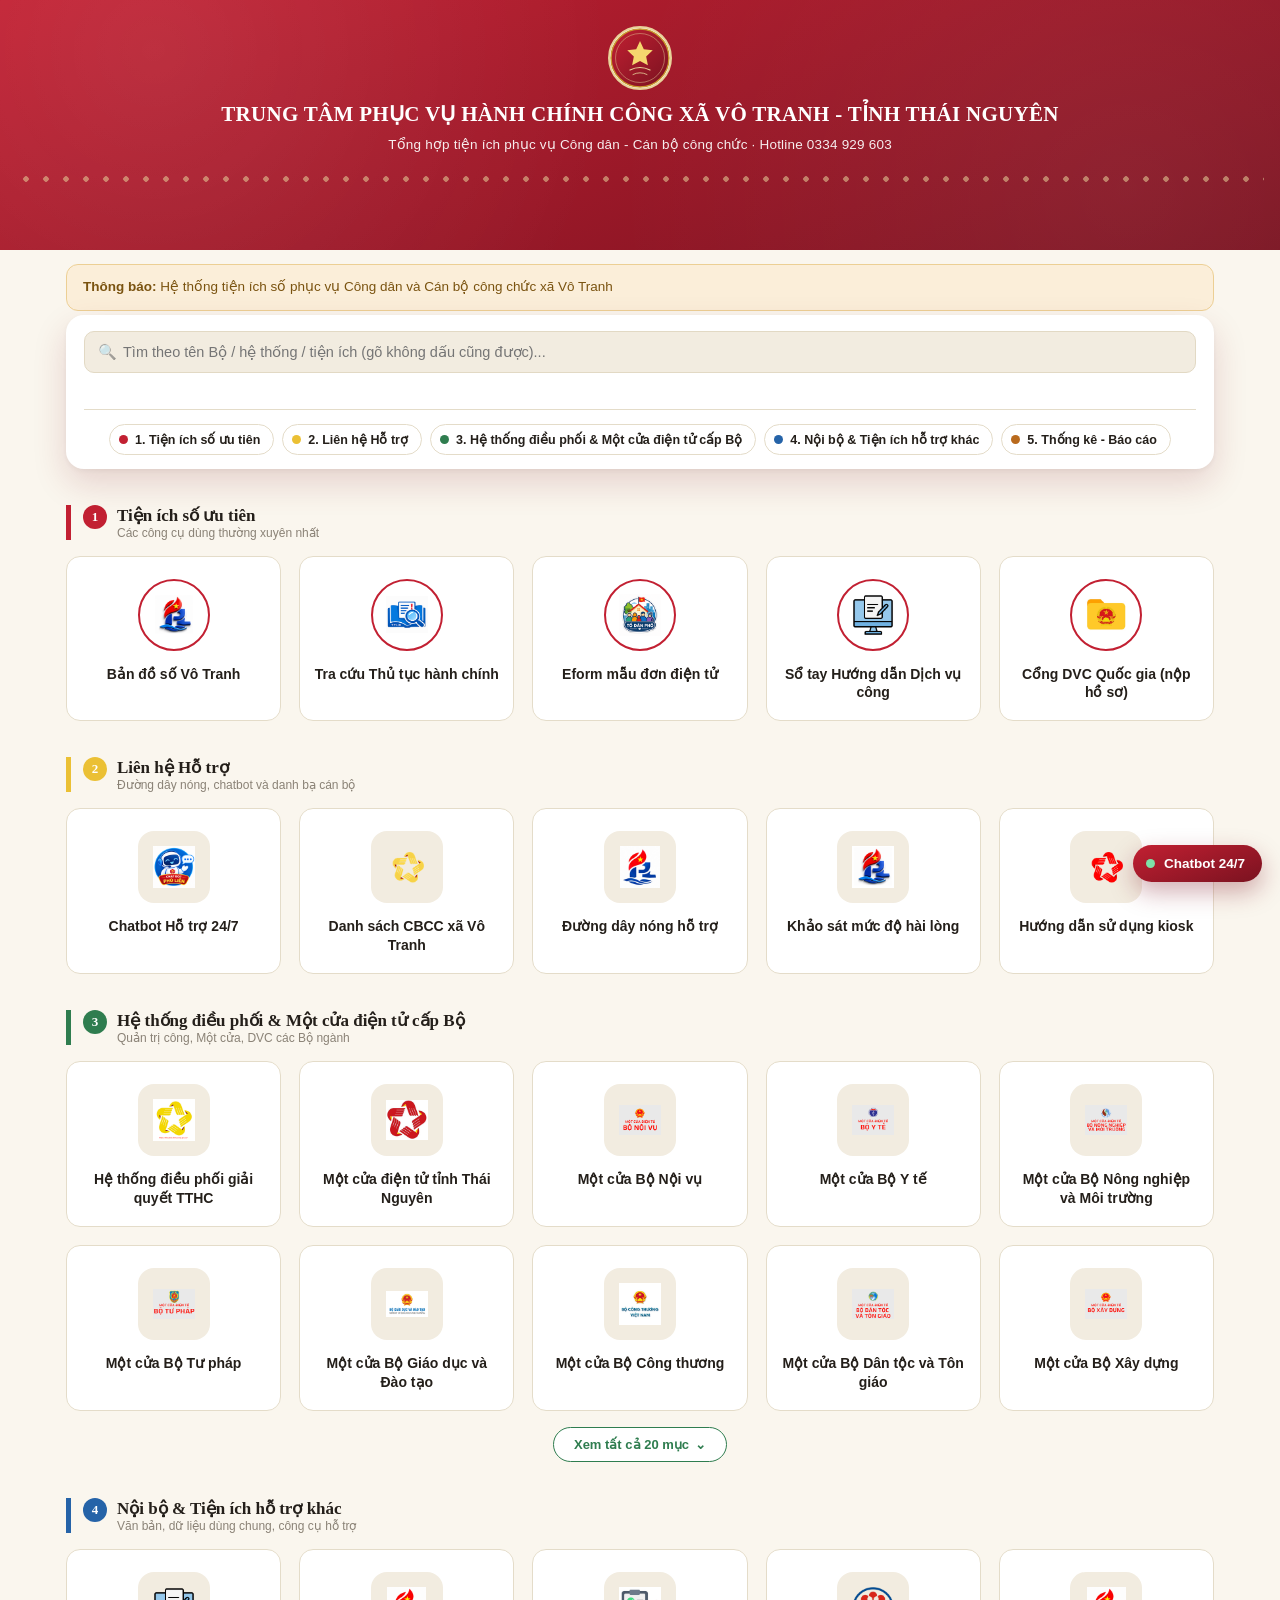
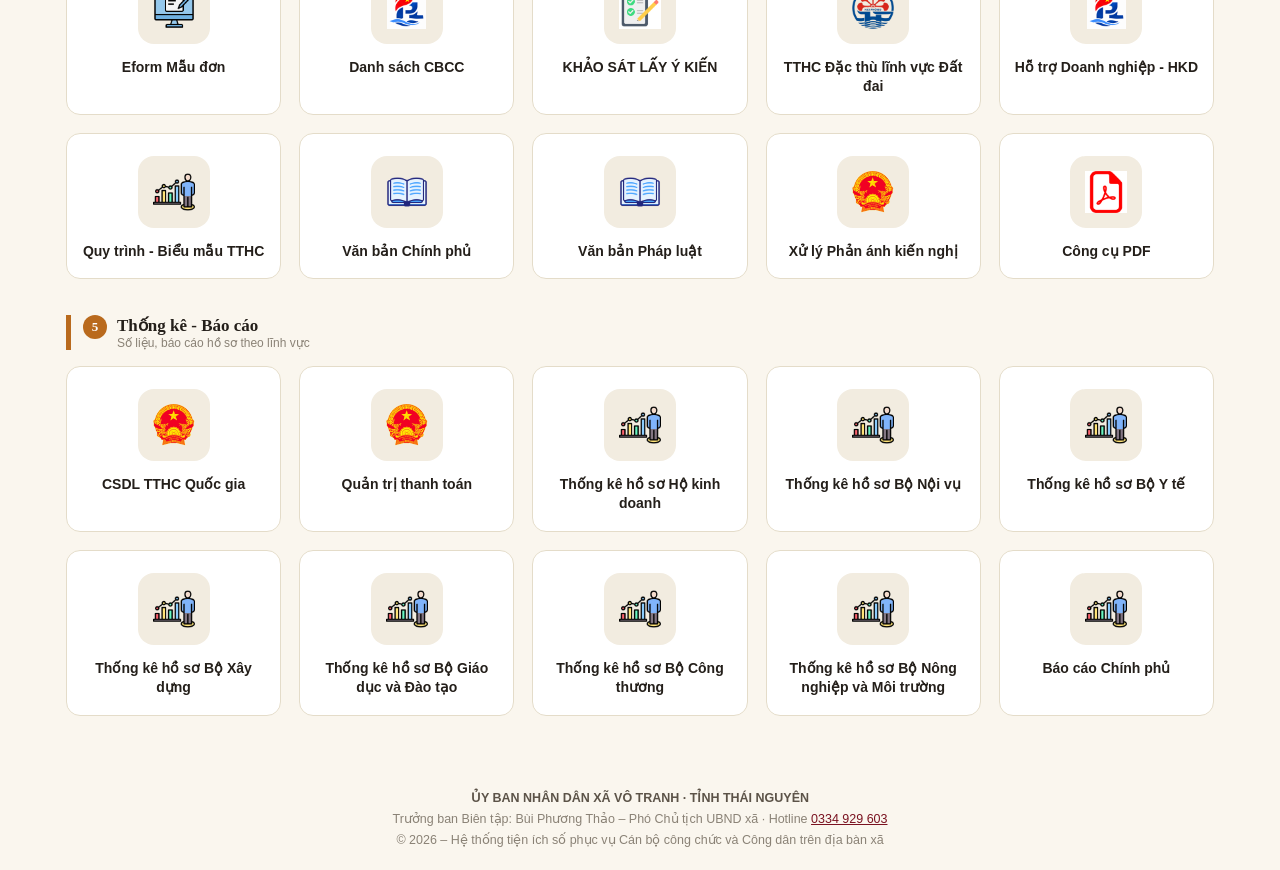
<file: index.html>
<!DOCTYPE html>
<html lang="vi">
<head>
<meta charset="UTF-8" />
<meta name="viewport" content="width=device-width, initial-scale=1.0" />
<title>TRUNG TÂM PHỤC VỤ HÀNH CHÍNH CÔNG XÃ VÔ TRANH - TỈNH THÁI NGUYÊN</title>
<meta name="description" content="Tổng hợp tiện ích số phục vụ Công dân và Cán bộ công chức xã Vô Tranh, tỉnh Thái Nguyên: tra cứu thủ tục hành chính, eform mẫu đơn, sổ tay dịch vụ công, chatbot hỗ trợ 24/7.">
<meta name="theme-color" content="#c22032" />
<link rel="icon" href="assets/seal.svg" type="image/svg+xml">
<link rel="stylesheet" href="assets/style.css">
</head>
<body>

<header>
  <div class="seal"><img src="assets/seal.svg" alt="Biểu trưng xã Vô Tranh" width="64" height="64"></div>
  <h1>TRUNG TÂM PHỤC VỤ HÀNH CHÍNH CÔNG XÃ VÔ TRANH - TỈNH THÁI NGUYÊN</h1>
  <p>Tổng hợp tiện ích phục vụ Công dân - Cán bộ công chức · Hotline 0334 929 603</p>
  <div class="drum-band"></div>
</header>

<div class="container">

  <div class="notif-banner notif-warning">
    <strong>Thông báo:</strong> Hệ thống tiện ích số phục vụ Công dân và Cán bộ công chức xã Vô Tranh  </div>

  <div class="toolbar">
    <div class="search-box">
      <span class="icon">🔍</span>
      <input id="searchInput" type="text" placeholder="Tìm theo tên Bộ / hệ thống / tiện ích (gõ không dấu cũng được)..." aria-label="Tìm kiếm tiện ích">
      <button type="button" class="clear-btn" id="clearBtn" aria-label="Xoá từ khoá">✕</button>
    </div>
    <div class="result-count" id="resultCount"></div>
    <div class="quicknav">
              <button type="button" style="--qc:#c22032" data-jump="zone1">
          <span class="dot"></span>1. Tiện ích số ưu tiên        </button>
              <button type="button" style="--qc:#ebc034" data-jump="zone2">
          <span class="dot"></span>2. Liên hệ Hỗ trợ        </button>
              <button type="button" style="--qc:#2f7d4f" data-jump="zone3">
          <span class="dot"></span>3. Hệ thống điều phối &amp; Một cửa điện tử cấp Bộ        </button>
              <button type="button" style="--qc:#2563a8" data-jump="zone4">
          <span class="dot"></span>4. Nội bộ &amp; Tiện ích hỗ trợ khác        </button>
              <button type="button" style="--qc:#b96a1d" data-jump="zone5">
          <span class="dot"></span>5. Thống kê - Báo cáo        </button>
          </div>
  </div>

    <section class="zone" id="zone1" data-zone="zone1" style="--zc:#c22032">
    <div class="zone-heading">
      <span class="num">1</span>
      <div><h2>Tiện ích số ưu tiên</h2><p>Các công cụ dùng thường xuyên nhất</p></div>
    </div>
    <div class="grid" data-max="5">
            <a class="card" href="https://www.google.com/maps/search/?api=1&amp;query=X%C3%A3+V%C3%B4+Tranh%2C+Th%C3%A1i+Nguy%C3%AAn" target="_blank" rel="noopener noreferrer">
        <div class="icon-plate"><img src="assets/icons/381beb824b2db5f4f687e7a8.png" loading="lazy" alt=""></div>
        <span>Bản đồ số Vô Tranh</span>
      </a>
            <a class="card" href="app/#tthc">
        <div class="icon-plate"><img src="assets/icons/40b40b932172153c082737a2.png" loading="lazy" alt=""></div>
        <span>Tra cứu Thủ tục hành chính</span>
      </a>
            <a class="card" href="app/#eform">
        <div class="icon-plate"><img src="assets/icons/2f6b7ca471a2c4d2cd68c1fc.png" loading="lazy" alt=""></div>
        <span>Eform mẫu đơn điện tử</span>
      </a>
            <a class="card" href="app/#guide">
        <div class="icon-plate"><img src="assets/icons/ad18b1f621ee0a05f3758b51.png" loading="lazy" alt=""></div>
        <span>Sổ tay Hướng dẫn Dịch vụ công</span>
      </a>
            <a class="card" href="https://dichvucong.gov.vn" target="_blank" rel="noopener noreferrer">
        <div class="icon-plate"><img src="assets/icons/6d99e96305619100f23c7c66.png" loading="lazy" alt=""></div>
        <span>Cổng DVC Quốc gia (nộp hồ sơ)</span>
      </a>
          </div>
      </section>
    <section class="zone" id="zone2" data-zone="zone2" style="--zc:#ebc034">
    <div class="zone-heading">
      <span class="num">2</span>
      <div><h2>Liên hệ Hỗ trợ</h2><p>Đường dây nóng, chatbot và danh bạ cán bộ</p></div>
    </div>
    <div class="grid" data-max="5">
            <a class="card" href="app/#chatbot">
        <div class="icon-plate"><img src="assets/icons/8979e69c9e16379225d64494.png" loading="lazy" alt=""></div>
        <span>Chatbot Hỗ trợ 24/7</span>
      </a>
            <a class="card" href="app/#directory">
        <div class="icon-plate"><img src="assets/icons/83e001d5303476a4ffef19aa.png" loading="lazy" alt=""></div>
        <span>Danh sách CBCC xã Vô Tranh</span>
      </a>
            <a class="card" href="tel:0334929603">
        <div class="icon-plate"><img src="assets/icons/2cf790947462c1c354e23d86.png" loading="lazy" alt=""></div>
        <span>Đường dây nóng hỗ trợ</span>
      </a>
            <a class="card" href="app/#survey">
        <div class="icon-plate"><img src="assets/icons/e5cb81774056213596db38d5.png" loading="lazy" alt=""></div>
        <span>Khảo sát mức độ hài lòng</span>
      </a>
            <a class="card" href="app/#guide">
        <div class="icon-plate"><img src="assets/icons/c4ed5b3f325f2cd7d776817d.png" loading="lazy" alt=""></div>
        <span>Hướng dẫn sử dụng kiosk</span>
      </a>
          </div>
      </section>
    <section class="zone" id="zone3" data-zone="zone3" style="--zc:#2f7d4f">
    <div class="zone-heading">
      <span class="num">3</span>
      <div><h2>Hệ thống điều phối &amp; Một cửa điện tử cấp Bộ</h2><p>Quản trị công, Một cửa, DVC các Bộ ngành</p></div>
    </div>
    <div class="grid" data-max="10">
            <a class="card" href="https://quantricong.dichvucong.gov.vn/" target="_blank" rel="noopener noreferrer">
        <div class="icon-plate"><img src="assets/icons/9d84e2e20dbd93e1a6a8c229.png" loading="lazy" alt=""></div>
        <span>Hệ thống điều phối giải quyết TTHC</span>
      </a>
            <a class="card" href="https://dichvucong.thainguyen.gov.vn/trang-chu" target="_blank" rel="noopener noreferrer">
        <div class="icon-plate"><img src="assets/icons/bb883ea2136798a4a79f2e1a.png" loading="lazy" alt=""></div>
        <span>Một cửa điện tử tỉnh Thái Nguyên</span>
      </a>
            <a class="card" href="https://motcua.moha.gov.vn" target="_blank" rel="noopener noreferrer">
        <div class="icon-plate"><img src="assets/icons/05f5889211306bd104e04460.png" loading="lazy" alt=""></div>
        <span>Một cửa Bộ Nội vụ</span>
      </a>
            <a class="card" href="https://motcua.moh.gov.vn/" target="_blank" rel="noopener noreferrer">
        <div class="icon-plate"><img src="assets/icons/02d5b2ddddd5fa910ad73238.png" loading="lazy" alt=""></div>
        <span>Một cửa Bộ Y tế</span>
      </a>
            <a class="card" href="https://motcuannmt.mae.gov.vn/" target="_blank" rel="noopener noreferrer">
        <div class="icon-plate"><img src="assets/icons/18927f9175ea97e099b2b6f5.png" loading="lazy" alt=""></div>
        <span>Một cửa Bộ Nông nghiệp và Môi trường</span>
      </a>
            <a class="card" href="https://motcua.moj.gov.vn/" target="_blank" rel="noopener noreferrer">
        <div class="icon-plate"><img src="assets/icons/b5df3eabd917474ba76d440e.png" loading="lazy" alt=""></div>
        <span>Một cửa Bộ Tư pháp</span>
      </a>
            <a class="card" href="https://motcua.moet.gov.vn/" target="_blank" rel="noopener noreferrer">
        <div class="icon-plate"><img src="assets/icons/63fb5a0a52f632fd2ea7e007.png" loading="lazy" alt=""></div>
        <span>Một cửa Bộ Giáo dục và Đào tạo</span>
      </a>
            <a class="card" href="https://motcua-tthc.moit.gov.vn/" target="_blank" rel="noopener noreferrer">
        <div class="icon-plate"><img src="assets/icons/1d6ec715bdae420509904f6f.png" loading="lazy" alt=""></div>
        <span>Một cửa Bộ Công thương</span>
      </a>
            <a class="card" href="https://gqtthc.bdttg.gov.vn/Default.aspx?tabid=39&amp;language=vi-VN" target="_blank" rel="noopener noreferrer">
        <div class="icon-plate"><img src="assets/icons/2e81489a3f72d83931a09eb2.png" loading="lazy" alt=""></div>
        <span>Một cửa Bộ Dân tộc và Tôn giáo</span>
      </a>
            <a class="card" href="https://motcuabxd.moc.gov.vn/" target="_blank" rel="noopener noreferrer">
        <div class="icon-plate"><img src="assets/icons/41e2e9911f9f4742549b8fe4.png" loading="lazy" alt=""></div>
        <span>Một cửa Bộ Xây dựng</span>
      </a>
            <a class="card" href="https://dichvucong.bvhttdl.gov.vn/tiepnhan" target="_blank" rel="noopener noreferrer">
        <div class="icon-plate"><img src="assets/icons/1352b4c2277b91792925ec93.png" loading="lazy" alt=""></div>
        <span>Một cửa Bộ Văn hóa, Thể thao và Du lịch</span>
      </a>
            <a class="card" href="https://vimda.moh.gov.vn/" target="_blank" rel="noopener noreferrer">
        <div class="icon-plate"><img src="assets/icons/89bdfe126e8004c5fe0ee30d.png" loading="lazy" alt=""></div>
        <span>Thiết bị Y tế</span>
      </a>
            <a class="card" href="https://nguoikhuyettat.moh.gov.vn/login" target="_blank" rel="noopener noreferrer">
        <div class="icon-plate"><img src="assets/icons/90c935f3c94fc37ff935bc1c.png" loading="lazy" alt=""></div>
        <span>Người Khuyết tật</span>
      </a>
            <a class="card" href="https://dichvucong.mod.gov.vn/" target="_blank" rel="noopener noreferrer">
        <div class="icon-plate"><img src="assets/icons/c1606a6d166fa7837be5e1fe.png" loading="lazy" alt=""></div>
        <span>DVC Bộ Quốc phòng</span>
      </a>
            <a class="card" href="https://dichvucong.bocongan.gov.vn/" target="_blank" rel="noopener noreferrer">
        <div class="icon-plate"><img src="assets/icons/c2641ce094455b803cb3af75.png" loading="lazy" alt=""></div>
        <span>DVC Bộ Công an</span>
      </a>
            <a class="card" href="https://dichvucong.ca.gov.vn/" target="_blank" rel="noopener noreferrer">
        <div class="icon-plate"><img src="assets/icons/606165ecbd22f2691c834cec.png" loading="lazy" alt=""></div>
        <span>DVC Ban Cơ yếu</span>
      </a>
            <a class="card" href="https://dichvucong.mof.gov.vn/" target="_blank" rel="noopener noreferrer">
        <div class="icon-plate"><img src="assets/icons/b8b871ed7a0b715e2144c021.png" loading="lazy" alt=""></div>
        <span>Một cửa Bộ Tài chính 1</span>
      </a>
            <a class="card" href="https://tthc.mof.gov.vn/" target="_blank" rel="noopener noreferrer">
        <div class="icon-plate"><img src="assets/icons/1b3e54dbb1034ee684761cd0.png" loading="lazy" alt=""></div>
        <span>Một cửa Bộ Tài chính (mới)</span>
      </a>
            <a class="card" href="https://bpmc.mofa.gov.vn/" target="_blank" rel="noopener noreferrer">
        <div class="icon-plate"><img src="assets/icons/2e4ec704e1ac05027f84583c.png" loading="lazy" alt=""></div>
        <span>Một cửa Bộ Ngoại giao</span>
      </a>
            <a class="card" href="https://motcua.mst.gov.vn/" target="_blank" rel="noopener noreferrer">
        <div class="icon-plate"><img src="assets/icons/20612753891e037d2f1eef84.png" loading="lazy" alt=""></div>
        <span>Một cửa Bộ Khoa học và Công nghệ</span>
      </a>
          </div>
          <div class="toggle-row"><button type="button" class="toggle-btn" data-zone="zone3">Xem tất cả 20 mục <span class="chev">⌄</span></button></div>
      </section>
    <section class="zone" id="zone4" data-zone="zone4" style="--zc:#2563a8">
    <div class="zone-heading">
      <span class="num">4</span>
      <div><h2>Nội bộ &amp; Tiện ích hỗ trợ khác</h2><p>Văn bản, dữ liệu dùng chung, công cụ hỗ trợ</p></div>
    </div>
    <div class="grid" data-max="10">
            <a class="card" href="app/#eform">
        <div class="icon-plate"><img src="assets/icons/e339ee007f1d70fcf140c6d0.png" loading="lazy" alt=""></div>
        <span>Eform Mẫu đơn</span>
      </a>
            <a class="card" href="app/#directory">
        <div class="icon-plate"><img src="assets/icons/c343d75db01d294d8e3ad89d.png" loading="lazy" alt=""></div>
        <span>Danh sách CBCC</span>
      </a>
            <a class="card" href="app/#survey">
        <div class="icon-plate"><img src="assets/icons/4ead998a78c98cfb0bda2c26.png" loading="lazy" alt=""></div>
        <span>KHẢO SÁT LẤY Ý KIẾN</span>
      </a>
            <a class="card" href="app/#dat-dai">
        <div class="icon-plate"><img src="assets/icons/e40710235df135faa5b9fe98.png" loading="lazy" alt=""></div>
        <span>TTHC Đặc thù lĩnh vực Đất đai</span>
      </a>
            <a class="card" href="app/#doanh-nghiep">
        <div class="icon-plate"><img src="assets/icons/0f56839bdeadb8e97e504042.png" loading="lazy" alt=""></div>
        <span>Hỗ trợ Doanh nghiệp - HKD</span>
      </a>
            <a class="card" href="app/#eform">
        <div class="icon-plate"><img src="assets/icons/ae6bea637111b8e2c4606310.png" loading="lazy" alt=""></div>
        <span>Quy trình - Biểu mẫu TTHC</span>
      </a>
            <a class="card" href="https://vanban.chinhphu.vn/" target="_blank" rel="noopener noreferrer">
        <div class="icon-plate"><img src="assets/icons/dcfff8838727a8641b9e4c3b.png" loading="lazy" alt=""></div>
        <span>Văn bản Chính phủ</span>
      </a>
            <a class="card" href="https://vbpl.vn/" target="_blank" rel="noopener noreferrer">
        <div class="icon-plate"><img src="assets/icons/32e2926eb31700071456ae5c.png" loading="lazy" alt=""></div>
        <span>Văn bản Pháp luật</span>
      </a>
            <a class="card" href="https://phananhkiennghi.dichvucong.gov.vn/" target="_blank" rel="noopener noreferrer">
        <div class="icon-plate"><img src="assets/icons/926d3743a5cb1300395c64ee.png" loading="lazy" alt=""></div>
        <span>Xử lý Phản ánh kiến nghị</span>
      </a>
            <a class="card" href="https://tools.pdf24.org/vi/" target="_blank" rel="noopener noreferrer">
        <div class="icon-plate"><img src="assets/icons/77649f59d909b2005351154c.png" loading="lazy" alt=""></div>
        <span>Công cụ PDF</span>
      </a>
          </div>
      </section>
    <section class="zone" id="zone5" data-zone="zone5" style="--zc:#b96a1d">
    <div class="zone-heading">
      <span class="num">5</span>
      <div><h2>Thống kê - Báo cáo</h2><p>Số liệu, báo cáo hồ sơ theo lĩnh vực</p></div>
    </div>
    <div class="grid" data-max="10">
            <a class="card" href="https://csdltthc.dichvucong.gov.vn/" target="_blank" rel="noopener noreferrer">
        <div class="icon-plate"><img src="assets/icons/758679e13e26619cf1d1a68f.png" loading="lazy" alt=""></div>
        <span>CSDL TTHC Quốc gia</span>
      </a>
            <a class="card" href="https://quantrithanhtoan.ndc.gov.vn/" target="_blank" rel="noopener noreferrer">
        <div class="icon-plate"><img src="assets/icons/03f57ce23bffcdd472701d5b.png" loading="lazy" alt=""></div>
        <span>Quản trị thanh toán</span>
      </a>
            <a class="card" href="https://dangkyhkd.dkkd.gov.vn" target="_blank" rel="noopener noreferrer">
        <div class="icon-plate"><img src="assets/icons/93ee496383a2ab27285fb765.png" loading="lazy" alt=""></div>
        <span>Thống kê hồ sơ Hộ kinh doanh</span>
      </a>
            <a class="card" href="https://baocao-dvc.moha.gov.vn/" target="_blank" rel="noopener noreferrer">
        <div class="icon-plate"><img src="assets/icons/c098da074a0d915ba9f91576.png" loading="lazy" alt=""></div>
        <span>Thống kê hồ sơ Bộ Nội vụ</span>
      </a>
            <a class="card" href="https://baocao-dvc.moh.gov.vn/" target="_blank" rel="noopener noreferrer">
        <div class="icon-plate"><img src="assets/icons/68a0c2083ba85459ba8e74cd.png" loading="lazy" alt=""></div>
        <span>Thống kê hồ sơ Bộ Y tế</span>
      </a>
            <a class="card" href="https://baocao-motcua.moc.gov.vn/" target="_blank" rel="noopener noreferrer">
        <div class="icon-plate"><img src="assets/icons/c3aee242759a6207340fa06e.png" loading="lazy" alt=""></div>
        <span>Thống kê hồ sơ Bộ Xây dựng</span>
      </a>
            <a class="card" href="https://baocaodvc.moet.gov.vn/" target="_blank" rel="noopener noreferrer">
        <div class="icon-plate"><img src="assets/icons/fc437c6f3800e73d37696d8a.png" loading="lazy" alt=""></div>
        <span>Thống kê hồ sơ Bộ Giáo dục và Đào tạo</span>
      </a>
            <a class="card" href="https://baocao-tthc.moit.gov.vn/vi/" target="_blank" rel="noopener noreferrer">
        <div class="icon-plate"><img src="assets/icons/eb4e76acad316966acb5e4db.png" loading="lazy" alt=""></div>
        <span>Thống kê hồ sơ Bộ Công thương</span>
      </a>
            <a class="card" href="https://baocaodichvu-dvcnnmt.mae.gov.vn/vi/" target="_blank" rel="noopener noreferrer">
        <div class="icon-plate"><img src="assets/icons/e7b283fdaff91b9536383a58.png" loading="lazy" alt=""></div>
        <span>Thống kê hồ sơ Bộ Nông nghiệp và Môi trường</span>
      </a>
            <a class="card" href="https://baocao.chinhphu.vn/" target="_blank" rel="noopener noreferrer">
        <div class="icon-plate"><img src="assets/icons/f41ba96c664969d698bdb61e.png" loading="lazy" alt=""></div>
        <span>Báo cáo Chính phủ</span>
      </a>
          </div>
      </section>

  <div class="empty-state" id="emptyState">Không tìm thấy hệ thống nào phù hợp. Thử từ khoá khác.</div>

</div>

<button type="button" id="backToTop" title="Về đầu trang" aria-label="Về đầu trang">↑</button>
<a id="chatFab" href="app/#chatbot" title="Chatbot hỗ trợ tra cứu 24/7">
  <span class="pulse"></span> Chatbot 24/7
</a>

<footer>
  <div class="ft-strong">ỦY BAN NHÂN DÂN XÃ VÔ TRANH · TỈNH THÁI NGUYÊN</div>
  Trưởng ban Biên tập: Bùi Phương Thảo – Phó Chủ tịch UBND xã · Hotline <a href="tel:0334929603">0334 929 603</a><br>
  © 2026 – Hệ thống tiện ích số phục vụ Cán bộ công chức và Công dân trên địa bàn xã
</footer>

<script src="assets/app.js"></script>
</body>
</html>
</file>
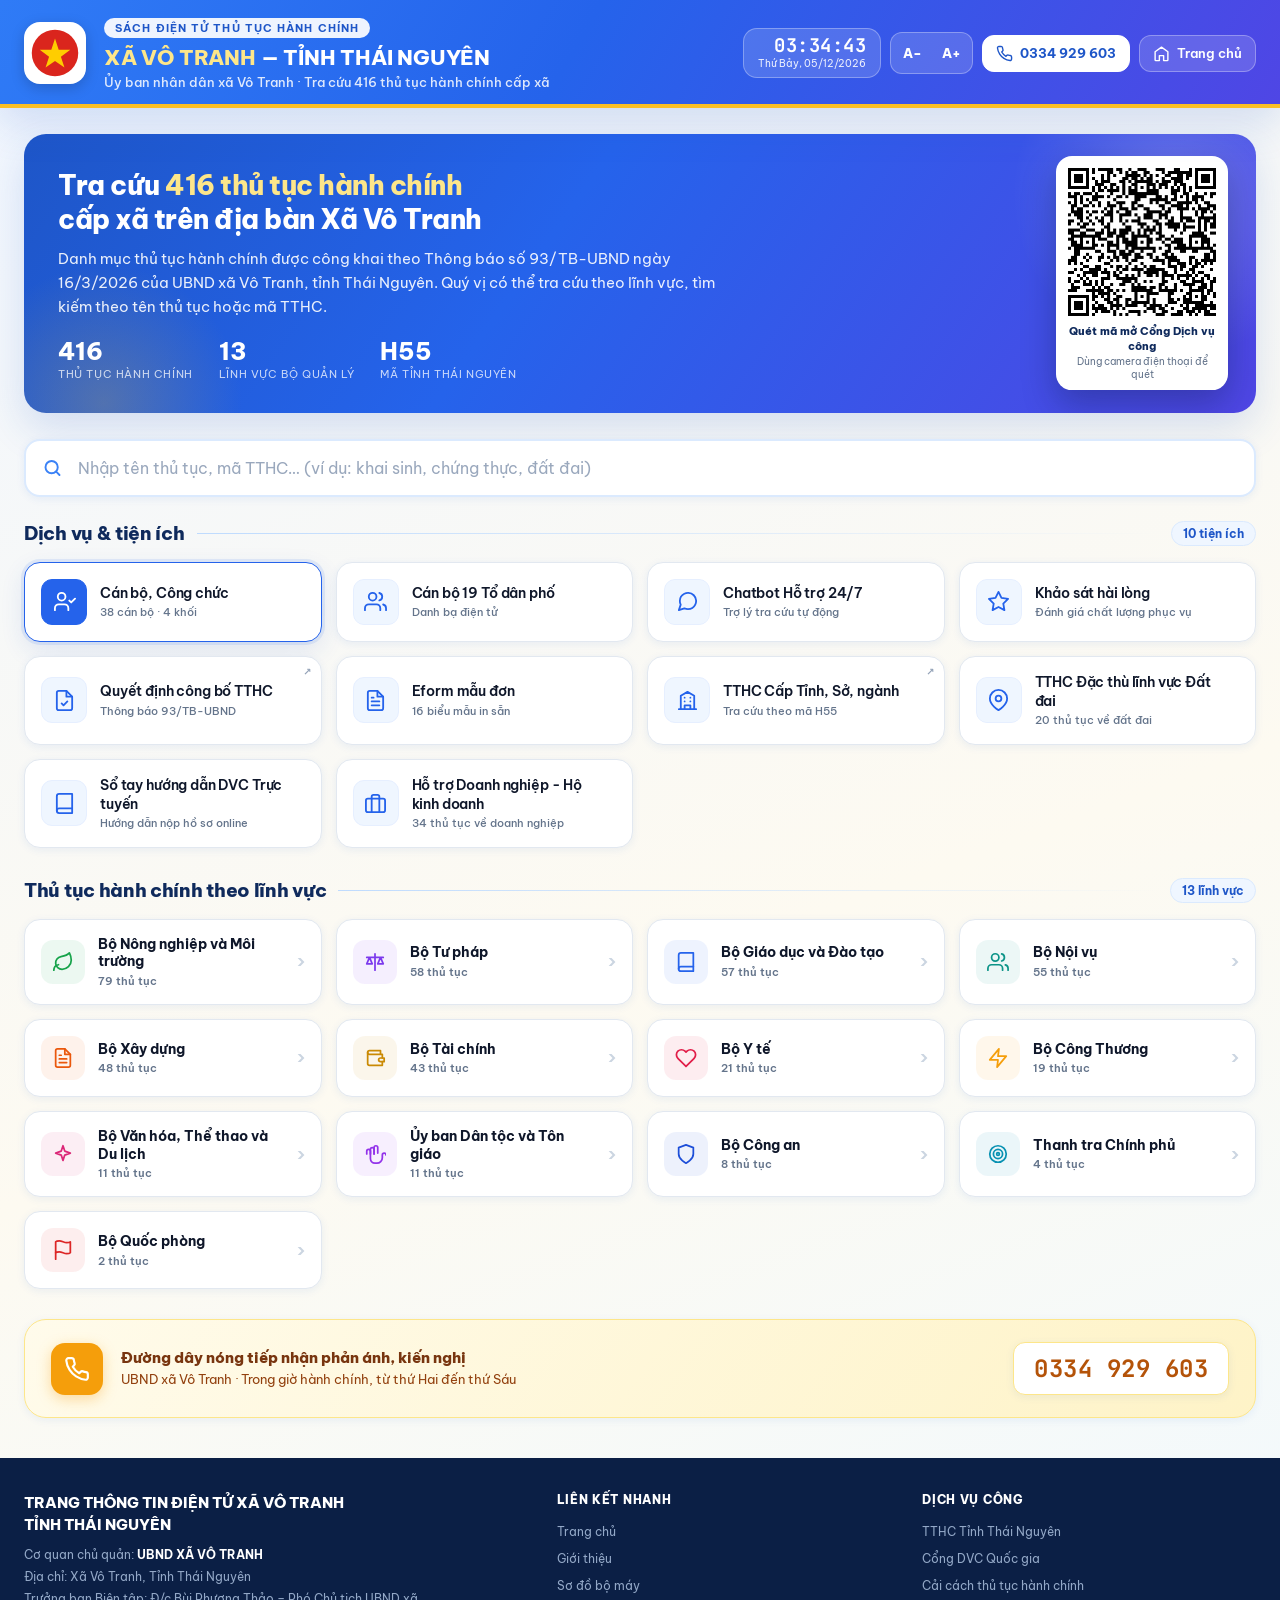
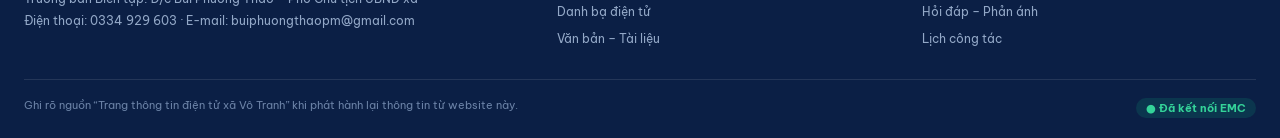
<file: app/index.html>
<!DOCTYPE html>
<html lang="vi">
<head>
<meta charset="UTF-8">
<meta name="viewport" content="width=device-width, initial-scale=1.0, maximum-scale=5.0">
<meta name="description" content="Sách điện tử Thủ tục hành chính — UBND xã Vô Tranh, tỉnh Thái Nguyên. Tra cứu 416 thủ tục hành chính cấp xã.">
<meta name="theme-color" content="#2563eb">
<title>Sách điện tử Thủ tục hành chính — Xã Vô Tranh, Tỉnh Thái Nguyên</title>
<link rel="preconnect" href="https://fonts.googleapis.com">
<link rel="preconnect" href="https://fonts.gstatic.com" crossorigin>
<link href="https://fonts.googleapis.com/css2?family=Be+Vietnam+Pro:ital,wght@0,400;0,500;0,600;0,700;0,800;1,400;1,600&family=JetBrains+Mono:wght@500;700&display=swap" rel="stylesheet">
<style>
  :root{
    --blue-800:#1b47a8; --blue-700:#1e56c8; --blue-600:#2563eb; --blue-500:#3b82f6;
    --blue-300:#93c5fd; --blue-200:#bfdbfe; --blue-100:#dbeafe; --blue-50:#eff6ff;
    --ink:#0f2a5c; --slate:#475569; --muted:#64748b;
    --amber-500:#f59e0b; --amber-400:#fbbf24;
    --card:#fff; --border:#e2e8f0; --line:#eef2f7;
    --radius-lg:22px; --radius-md:16px;
    --shadow-sm:0 2px 8px rgba(30,86,200,.08);
    --shadow-md:0 8px 24px rgba(30,86,200,.12);
    --shadow-lg:0 16px 40px rgba(30,86,200,.16);
    --fs:1;
  }
  *{margin:0;padding:0;box-sizing:border-box;-webkit-tap-highlight-color:transparent}
  html{font-size:calc(16px * var(--fs));scroll-behavior:smooth}
  body{
    font-family:'Be Vietnam Pro','Segoe UI',system-ui,sans-serif;
    background:linear-gradient(160deg,#f0f6ff 0%,#fdfaf1 55%,#f0f9ff 100%);
    color:var(--ink);min-height:100vh;display:flex;flex-direction:column;
    -webkit-font-smoothing:antialiased;
  }
  button{font-family:inherit;cursor:pointer;border:none;background:none;color:inherit}
  a{color:inherit;text-decoration:none}

  /* ================= HEADER ================= */
  header.site-header{
    position:sticky;top:0;z-index:60;
    background:linear-gradient(120deg,#2f7bf6 0%,#2563eb 45%,#4f46e5 100%);
    box-shadow:var(--shadow-lg);border-bottom:4px solid var(--amber-400);
  }
  .header-inner{max-width:1320px;margin:0 auto;padding:16px 24px 14px;display:flex;align-items:center;gap:18px;flex-wrap:wrap}
  .emblem{width:62px;height:62px;flex-shrink:0;border-radius:16px;background:#fff;box-shadow:0 4px 14px rgba(0,0,0,.18);display:grid;place-items:center;padding:7px}
  .emblem svg{width:100%;height:100%;display:block}
  .title-block{flex:1 1 300px;min-width:230px}
  .title-kicker{display:inline-block;background:rgba(255,255,255,.92);color:var(--blue-700);font-size:.68rem;font-weight:700;letter-spacing:1.1px;text-transform:uppercase;padding:3px 11px;border-radius:999px;margin-bottom:6px}
  .title-main{color:#fff;font-size:1.3rem;font-weight:800;line-height:1.3;letter-spacing:-.2px}
  .title-main .highlight{color:#fde68a}
  .title-sub{margin-top:3px;color:rgba(255,255,255,.85);font-size:.8rem;font-weight:500}

  .header-tools{display:flex;align-items:center;gap:9px;flex-wrap:wrap}
  .clock-pill{display:flex;flex-direction:column;align-items:flex-end;gap:1px;background:rgba(255,255,255,.15);border:1px solid rgba(255,255,255,.3);border-radius:14px;padding:7px 14px;color:#fff;min-width:132px}
  #clock{font-family:'JetBrains Mono',monospace;font-size:1.18rem;font-weight:700;letter-spacing:.5px;line-height:1.1}
  #date-line{font-size:.64rem;opacity:.9;text-transform:capitalize;white-space:nowrap}
  .tool-pill{display:inline-flex;align-items:center;gap:7px;background:rgba(255,255,255,.15);border:1px solid rgba(255,255,255,.3);border-radius:12px;padding:9px 13px;color:#fff;font-size:.8rem;font-weight:600;transition:.18s}
  .tool-pill:hover{background:rgba(255,255,255,.28);transform:translateY(-1px)}
  .tool-pill svg{width:17px;height:17px}
  .tool-pill.tel{background:#fff;color:var(--blue-700);border-color:#fff;font-weight:700}
  .tool-pill.tel:hover{background:#fef3c7;color:#b45309}
  .fs-group{display:flex;gap:5px;background:rgba(255,255,255,.15);border:1px solid rgba(255,255,255,.3);border-radius:12px;padding:4px}
  .fs-btn{width:34px;height:32px;border-radius:9px;color:#fff;font-weight:800;font-size:.8rem;display:grid;place-items:center;transition:.15s}
  .fs-btn:hover{background:rgba(255,255,255,.25)}
  .fs-btn:active{transform:scale(.94)}

  /* ================= LAYOUT ================= */
  main{flex:1;max-width:1320px;width:100%;margin:0 auto;padding:26px 24px 40px}
  .view{display:none;animation:rise .32s cubic-bezier(.22,1,.36,1)}
  .view.active{display:block}
  @keyframes rise{from{opacity:0;transform:translateY(14px)}to{opacity:1;transform:none}}

  .section-head{display:flex;align-items:center;gap:12px;margin:0 0 16px;flex-wrap:wrap}
  .section-head h2{font-size:1.16rem;font-weight:800;letter-spacing:-.3px}
  .section-head .rule{flex:1;height:1px;background:linear-gradient(90deg,var(--blue-200),transparent)}
  .section-head .count{background:var(--blue-50);color:var(--blue-700);border:1px solid var(--blue-100);font-size:.74rem;font-weight:700;padding:4px 11px;border-radius:999px}

  /* ================= HERO ================= */
  .hero{position:relative;overflow:hidden;border-radius:var(--radius-lg);background:linear-gradient(125deg,#1e56c8 0%,#2563eb 42%,#4f46e5 100%);padding:34px 34px 32px;color:#fff;box-shadow:var(--shadow-lg);margin-bottom:26px}
  .hero::before{content:"";position:absolute;right:-90px;top:-110px;width:340px;height:340px;border-radius:50%;background:radial-gradient(circle,rgba(255,255,255,.22),transparent 68%)}
  .hero::after{content:"";position:absolute;left:-60px;bottom:-130px;width:280px;height:280px;border-radius:50%;background:radial-gradient(circle,rgba(251,191,36,.22),transparent 70%)}
  .hero-inner{position:relative;z-index:1;max-width:840px}
  .hero h1{font-size:1.7rem;font-weight:800;line-height:1.26;letter-spacing:-.5px;margin-bottom:10px}
  .hero h1 .hl{color:#fde68a}
  .hero p{font-size:.93rem;line-height:1.62;color:rgba(255,255,255,.9);max-width:680px}
  .hero-stats{display:flex;gap:26px;margin-top:20px;flex-wrap:wrap}
  .hero-stat{display:flex;flex-direction:column}
  .hero-stat b{font-size:1.5rem;font-weight:800;line-height:1;color:#fff}
  .hero-stat span{font-size:.7rem;text-transform:uppercase;letter-spacing:.6px;color:rgba(255,255,255,.75);margin-top:4px}

  /* ================= SEARCH ================= */
  .search-box{position:relative;margin-bottom:24px}
  .search-box svg.lens{position:absolute;left:18px;top:50%;transform:translateY(-50%);width:21px;height:21px;color:var(--blue-500);pointer-events:none}
  #search{width:100%;padding:17px 60px 17px 52px;border:2px solid var(--blue-100);border-radius:var(--radius-md);font-size:.98rem;font-family:inherit;font-weight:500;background:#fff;color:var(--ink);box-shadow:var(--shadow-sm);transition:.2s}
  #search::placeholder{color:#9aa8bd;font-weight:400}
  #search:focus{outline:none;border-color:var(--blue-500);box-shadow:0 0 0 4px rgba(59,130,246,.15)}
  #search-clear{position:absolute;right:14px;top:50%;transform:translateY(-50%);width:30px;height:30px;border-radius:50%;display:none;place-items:center;background:var(--blue-50);color:var(--blue-600);font-size:.85rem;font-weight:700}
  #search-clear.on{display:grid}

  /* ================= UTILITY GRID (10 thẻ) ================= */
  .util-grid{display:grid;grid-template-columns:repeat(4,minmax(0,1fr));gap:14px;margin-bottom:30px}
  .util-card{display:flex;align-items:center;gap:13px;text-align:left;background:var(--card);border:1.5px solid var(--border);border-radius:var(--radius-md);padding:16px;box-shadow:var(--shadow-sm);transition:.2s cubic-bezier(.22,1,.36,1);min-height:80px;position:relative;overflow:hidden}
  .util-card:hover{border-color:var(--blue-200);box-shadow:var(--shadow-md);transform:translateY(-3px)}
  .util-card:active{transform:translateY(-1px) scale(.995)}
  .util-card .ico{width:46px;height:46px;flex-shrink:0;border-radius:11px;display:grid;place-items:center;background:var(--blue-50);color:var(--blue-600);border:1px solid #e6efff;transition:.2s}
  .util-card .ico svg{width:23px;height:23px;stroke-width:1.9}
  .util-card:hover .ico{background:var(--blue-100);color:var(--blue-700)}
  .util-card .lbl{font-size:.885rem;font-weight:600;line-height:1.35;color:#0f172a;letter-spacing:-.15px;padding-right:8px}
  .util-card .sub{display:block;font-size:.68rem;font-weight:500;color:var(--muted);margin-top:2px;letter-spacing:0;line-height:1.35}
  .util-card .ext{position:absolute;top:8px;right:9px;font-size:.62rem;color:#94a3b8;font-weight:700}
  .util-card.is-active{border:1.8px solid var(--blue-600);box-shadow:0 0 0 3px rgba(37,99,235,.1),var(--shadow-md)}
  .util-card.is-active .ico{background:var(--blue-600);color:#fff;border-color:var(--blue-600)}

  /* ================= SECTOR GRID ================= */
  .sector-grid{display:grid;grid-template-columns:repeat(auto-fill,minmax(238px,1fr));gap:14px}
  .sector-card{display:flex;align-items:center;gap:13px;text-align:left;background:var(--card);border:1.5px solid var(--border);border-radius:var(--radius-md);padding:16px;box-shadow:var(--shadow-sm);transition:.2s cubic-bezier(.22,1,.36,1)}
  .sector-card:hover{border-color:var(--blue-200);box-shadow:var(--shadow-md);transform:translateY(-3px)}
  .sector-card .ico{width:44px;height:44px;flex-shrink:0;border-radius:12px;display:grid;place-items:center;background:var(--blue-50);color:var(--blue-600)}
  .sector-card .ico svg{width:22px;height:22px;stroke-width:1.9}
  .sector-card .txt{flex:1;min-width:0}
  .sector-card .nm{font-size:.85rem;font-weight:700;line-height:1.3;color:#0f172a;display:block}
  .sector-card .ct{font-size:.7rem;font-weight:600;color:var(--muted);margin-top:3px;display:block}
  .sector-card .arw{color:#cbd5e1;font-size:1.1rem;font-weight:700;transition:.2s}
  .sector-card:hover .arw{color:var(--blue-600);transform:translateX(3px)}

  /* ================= BREADCRUMB / BACK ================= */
  .crumbbar{display:flex;align-items:center;gap:10px;margin-bottom:16px;flex-wrap:wrap}
  .btn-back{display:inline-flex;align-items:center;gap:7px;background:#fff;border:1.5px solid var(--border);border-radius:11px;padding:9px 15px;font-size:.82rem;font-weight:700;color:var(--slate);box-shadow:var(--shadow-sm);transition:.18s}
  .btn-back:hover{border-color:var(--blue-300);color:var(--blue-700);transform:translateX(-2px)}
  .btn-back svg{width:15px;height:15px}
  .crumb{font-size:.78rem;color:var(--muted);font-weight:500}
  .crumb b{color:var(--ink);font-weight:700}

  /* ================= PROCEDURE LIST ================= */
  .proc-list{display:flex;flex-direction:column;gap:10px}
  .proc-row{display:flex;align-items:flex-start;gap:14px;text-align:left;background:#fff;border:1.5px solid var(--border);border-radius:14px;padding:15px 17px;transition:.16s;box-shadow:0 1px 3px rgba(15,42,92,.04)}
  .proc-row:hover{border-color:var(--blue-200);background:#fcfdff;transform:translateX(3px);box-shadow:var(--shadow-sm)}
  .proc-row .num{flex-shrink:0;min-width:38px;height:26px;border-radius:8px;background:var(--blue-50);color:var(--blue-700);font-family:'JetBrains Mono',monospace;font-size:.72rem;font-weight:700;display:grid;place-items:center;margin-top:1px}
  .proc-row .body{flex:1;min-width:0}
  .proc-row .nm{font-size:.875rem;font-weight:600;line-height:1.45;color:#12233f;display:block}
  .proc-row .meta{display:flex;gap:7px;flex-wrap:wrap;margin-top:7px}
  .tag{font-size:.64rem;font-weight:700;padding:2.5px 8px;border-radius:6px;background:#f1f5f9;color:#64748b;letter-spacing:.2px;white-space:nowrap}
  .tag.code{background:#eef4ff;color:#1e56c8;font-family:'JetBrains Mono',monospace;letter-spacing:0}
  .tag.lvl{background:#ecfdf5;color:#047857}
  .tag.sec{background:#fef3c7;color:#92400e}
  .proc-row .go{color:#cbd5e1;font-size:1.15rem;font-weight:700;flex-shrink:0;align-self:center;transition:.16s}
  .proc-row:hover .go{color:var(--blue-600);transform:translateX(3px)}

  .empty{text-align:center;padding:56px 20px;background:#fff;border:1.5px dashed var(--blue-200);border-radius:var(--radius-md);color:var(--muted)}
  .empty .em{font-size:2.2rem;margin-bottom:10px;opacity:.6}
  .empty b{display:block;color:var(--ink);font-size:1rem;margin-bottom:6px}
  .empty span{font-size:.85rem;line-height:1.6}

  /* ================= DETAIL ================= */
  .detail-card{background:#fff;border:1.5px solid var(--border);border-radius:var(--radius-lg);overflow:hidden;box-shadow:var(--shadow-md)}
  .detail-top{padding:26px 28px;background:linear-gradient(125deg,#1e56c8,#4f46e5);color:#fff;position:relative;overflow:hidden}
  .detail-top::after{content:"";position:absolute;right:-70px;top:-90px;width:240px;height:240px;border-radius:50%;background:radial-gradient(circle,rgba(255,255,255,.18),transparent 70%)}
  .detail-top .code{display:inline-block;font-family:'JetBrains Mono',monospace;font-size:.9rem;font-weight:700;background:rgba(255,255,255,.18);border:1px solid rgba(255,255,255,.3);padding:5px 13px;border-radius:9px;letter-spacing:.5px;margin-bottom:12px;position:relative;z-index:1}
  .detail-top h1{font-size:1.22rem;font-weight:800;line-height:1.42;letter-spacing:-.2px;position:relative;z-index:1}
  .detail-body{padding:24px 28px 28px}
  .kv{display:grid;grid-template-columns:190px 1fr;gap:0 20px;margin-bottom:22px}
  .kv dt{font-size:.75rem;font-weight:700;color:var(--muted);text-transform:uppercase;letter-spacing:.4px;padding:11px 0;border-bottom:1px solid var(--line)}
  .kv dd{font-size:.88rem;font-weight:600;color:#182b4a;padding:11px 0;border-bottom:1px solid var(--line);line-height:1.5}
  .actions{display:flex;gap:11px;flex-wrap:wrap}
  .btn{display:inline-flex;align-items:center;justify-content:center;gap:9px;padding:13px 22px;border-radius:12px;font-size:.86rem;font-weight:700;transition:.18s;border:1.5px solid transparent}
  .btn svg{width:16px;height:16px}
  .btn-primary{background:linear-gradient(125deg,#2563eb,#4f46e5);color:#fff;box-shadow:var(--shadow-md)}
  .btn-primary:hover{transform:translateY(-2px);box-shadow:var(--shadow-lg)}
  .btn-ghost{background:#fff;border-color:var(--border);color:var(--slate)}
  .btn-ghost:hover{border-color:var(--blue-300);color:var(--blue-700);background:var(--blue-50)}
  .notice{display:flex;gap:12px;background:#fffbeb;border:1px solid #fde68a;border-radius:13px;padding:14px 17px;margin-bottom:20px;font-size:.82rem;line-height:1.6;color:#78350f}
  .notice svg{width:19px;height:19px;flex-shrink:0;margin-top:1px;color:#d97706}
  .notice a{color:#b45309;font-weight:700;text-decoration:underline}

  /* ================= GUIDE / PROSE ================= */
  .prose{background:#fff;border:1.5px solid var(--border);border-radius:var(--radius-lg);padding:28px;box-shadow:var(--shadow-sm)}
  .prose h3{font-size:1rem;font-weight:800;margin:26px 0 12px;color:var(--ink);display:flex;align-items:center;gap:9px}
  .prose h3:first-child{margin-top:0}
  .prose h3 .n{width:26px;height:26px;flex-shrink:0;border-radius:8px;background:var(--blue-600);color:#fff;font-size:.78rem;display:grid;place-items:center;font-weight:800}
  .prose p{font-size:.89rem;line-height:1.75;color:#334155;margin-bottom:11px}
  .prose ul{margin:0 0 14px;padding-left:0;list-style:none;display:flex;flex-direction:column;gap:8px}
  .prose li{font-size:.87rem;line-height:1.62;color:#334155;padding-left:24px;position:relative}
  .prose li::before{content:"";position:absolute;left:6px;top:.62em;width:6px;height:6px;border-radius:50%;background:var(--blue-500)}
  .prose a{color:var(--blue-600);font-weight:700;text-decoration:underline;text-underline-offset:2px}
  .prose a:hover{color:var(--blue-800)}
  .chips{display:flex;flex-wrap:wrap;gap:9px;margin:8px 0 18px}
  .chip{background:var(--blue-50);border:1.5px solid var(--blue-100);color:var(--blue-700);padding:8px 15px;border-radius:999px;font-size:.8rem;font-weight:700;transition:.16s}
  .chip:hover{background:var(--blue-600);color:#fff;border-color:var(--blue-600);transform:translateY(-1px)}

  /* ================= ORG ================= */
  .org-grid{display:grid;grid-template-columns:repeat(auto-fit,minmax(226px,1fr));gap:14px;margin-bottom:22px}
  .org-card{background:#fff;border:1.5px solid var(--border);border-radius:var(--radius-md);padding:20px;box-shadow:var(--shadow-sm);transition:.2s}
  .org-card:hover{border-color:var(--blue-200);box-shadow:var(--shadow-md);transform:translateY(-2px)}
  .org-card .ico{width:44px;height:44px;border-radius:12px;background:var(--blue-50);color:var(--blue-600);display:grid;place-items:center;margin-bottom:13px}
  .org-card .ico svg{width:22px;height:22px}
  .org-card h4{font-size:.94rem;font-weight:800;margin-bottom:6px;color:#0f172a}
  .org-card p{font-size:.78rem;line-height:1.6;color:var(--muted);margin-bottom:12px}
  .org-card .lnk{font-size:.78rem;font-weight:700;color:var(--blue-600);display:inline-flex;align-items:center;gap:5px}
  .org-card .lnk:hover{text-decoration:underline;text-underline-offset:2px}

  /* ---------------- QR ---------------- */
  .hero-qr{position:absolute;right:28px;top:50%;transform:translateY(-50%);z-index:3;background:#fff;border-radius:16px;padding:11px 11px 9px;text-align:center;box-shadow:0 14px 34px rgba(6,20,50,.3);width:172px}
  .hero-qr .qr{width:150px;height:150px;margin:0 auto}
  .hero-qr .qr img,.hero-qr .qr canvas{width:100%;height:100%;display:block}
  .hero-qr b{display:block;font-size:.69rem;line-height:1.35;color:#0f2a5c;margin-top:7px;font-weight:800}
  .hero-qr span{display:block;font-size:.6rem;color:#64748b;margin-top:1px}
  @media (max-width:1200px){.hero-qr{display:none}}

  .qr-card{display:flex;gap:18px;align-items:center;background:#f8fafc;border:1.5px dashed var(--blue-200);border-radius:var(--radius-md);padding:16px 18px;margin:4px 0 20px}
  .qr-card .qr{width:126px;height:126px;flex-shrink:0;background:#fff;border-radius:10px;padding:5px;border:1px solid var(--border)}
  .qr-card .qr img,.qr-card .qr canvas{width:100%;height:100%;display:block}
  .qr-card .tx{min-width:0}
  .qr-card .tx b{display:block;font-size:.89rem;color:#0f172a;margin-bottom:4px}
  .qr-card .tx span{font-size:.77rem;color:var(--muted);line-height:1.6}
  .qr-card .url{display:block;margin-top:6px;font-family:'JetBrains Mono',monospace;font-size:.66rem;color:var(--blue-700);word-break:break-all}

  /* ---------------- OFFICIALS ---------------- */
  .off-tools{display:flex;gap:10px;flex-wrap:wrap;margin-bottom:16px;align-items:center}
  .off-tabs{display:flex;gap:8px;flex-wrap:wrap;flex:1 1 auto}
  .off-tab{border:1.5px solid var(--border);background:#fff;border-radius:11px;padding:9px 14px;font:inherit;font-size:.79rem;font-weight:700;color:#334155;cursor:pointer;transition:.18s;display:inline-flex;gap:7px;align-items:center}
  .off-tab .n{background:#eef2f7;color:#475569;border-radius:6px;padding:1px 6px;font-size:.68rem}
  .off-tab:hover{border-color:var(--blue-200);color:var(--blue-700)}
  .off-tab.on{background:var(--blue-600);border-color:var(--blue-600);color:#fff;box-shadow:0 6px 16px rgba(37,99,235,.26)}
  .off-tab.on .n{background:rgba(255,255,255,.24);color:#fff}
  .off-search{position:relative;flex:0 0 258px;max-width:100%}
  .off-search input{width:100%;border:1.5px solid var(--border);border-radius:11px;padding:10px 13px 10px 35px;font:inherit;font-size:.81rem;outline:none;background:#fff}
  .off-search input:focus{border-color:#93b4f5;box-shadow:0 0 0 3px rgba(37,99,235,.12)}
  .off-search svg{position:absolute;left:11px;top:50%;transform:translateY(-50%);width:16px;height:16px;color:#94a3b8}
  .off-grid{display:grid;grid-template-columns:repeat(auto-fill,minmax(318px,1fr));gap:13px}
  .off-card{display:flex;gap:14px;background:#fff;border:1.5px solid var(--border);border-radius:15px;padding:14px;box-shadow:var(--shadow-sm);transition:.18s}
  .off-card:hover{border-color:var(--blue-200);box-shadow:var(--shadow-md)}
  .off-photo{width:76px;height:96px;border-radius:9px;background:linear-gradient(160deg,#dbeafe,#bfdbfe);overflow:hidden;flex-shrink:0;display:grid;place-items:center;font-weight:800;color:var(--blue-700);font-size:1.15rem;letter-spacing:.5px}
  .off-photo img{width:100%;height:100%;object-fit:cover;display:block}
  .off-info{min-width:0;flex:1}
  .off-name{font-size:.93rem;font-weight:800;color:#0f172a;line-height:1.3}
  .off-role{font-size:.75rem;color:var(--blue-700);font-weight:700;margin-top:3px;line-height:1.45}
  .off-meta{display:flex;flex-wrap:wrap;gap:6px;margin-top:7px;align-items:center}
  .unit-chip{font-size:.65rem;font-weight:700;background:#eef4ff;color:#1e56c8;border-radius:6px;padding:2px 7px}
  .off-meta .yr{font-size:.69rem;color:#64748b}
  .off-links{display:flex;gap:7px;margin-top:9px;flex-wrap:wrap}
  .off-links a{display:inline-flex;align-items:center;gap:5px;font-size:.71rem;font-weight:700;padding:5px 9px;border-radius:8px;border:1px solid var(--border);background:#fff;color:#334155;text-decoration:none}
  .off-links a:hover{border-color:#a9c7f7;color:var(--blue-700);background:#f5f9ff}
  .off-links a.tel{color:#b91c1c;border-color:#fecaca;background:#fff5f5}
  .off-links a.tel:hover{background:#fee2e2;border-color:#fca5a5}

  /* ---------------- EFORMS ---------------- */
  .ef-grid{display:grid;grid-template-columns:repeat(auto-fill,minmax(298px,1fr));gap:12px}
  .ef-card{display:flex;flex-direction:column;gap:9px;background:#fff;border:1.5px solid var(--border);border-radius:14px;padding:15px;box-shadow:var(--shadow-sm);transition:.18s}
  .ef-card:hover{border-color:var(--blue-200);box-shadow:var(--shadow-md);transform:translateY(-2px)}
  .ef-card .top{display:flex;gap:10px;align-items:flex-start}
  .ef-card .ico{width:38px;height:38px;border-radius:10px;display:grid;place-items:center;flex-shrink:0}
  .ef-card .ico svg{width:19px;height:19px}
  .ef-card h4{font-size:.86rem;font-weight:800;color:#0f172a;line-height:1.4}
  .ef-card .doc{font-size:.7rem;color:#64748b;line-height:1.5}
  .ef-card .go{display:flex;gap:7px;margin-top:2px}
  .ef-card .go button{flex:1;border:1.5px solid var(--border);background:#fff;border-radius:9px;padding:7px 6px;font:inherit;font-size:.73rem;font-weight:700;color:#334155;cursor:pointer}
  .ef-card .go button.main{background:var(--blue-600);border-color:var(--blue-600);color:#fff}
  .ef-card .go button:hover{border-color:#a9c7f7;color:var(--blue-700);background:#f5f9ff}
  .ef-card .go button.main:hover{background:var(--blue-700);border-color:var(--blue-700);color:#fff}

  .ef-sheet{background:#fff;border:1.5px solid var(--border);border-radius:14px;padding:32px 38px 40px;max-width:920px;margin:0 auto;box-shadow:var(--shadow-sm)}
  .ef-sheet .qhead{text-align:center;font-size:.78rem;line-height:1.45;font-weight:700;margin-bottom:6px;color:#0f172a}
  .ef-sheet .qhead b{display:block;font-size:.9rem;letter-spacing:.4px}
  .ef-sheet h3{text-align:center;font-size:1.02rem;text-transform:uppercase;letter-spacing:.3px;margin:12px 0 3px;color:#0f172a}
  .ef-sheet .doc{text-align:center;font-size:.71rem;color:#64748b;margin-bottom:20px;font-style:italic}
  .ef-rows{border-top:1px solid #cbd5e1}
  .ef-row{display:grid;grid-template-columns:repeat(12,1fr);border-bottom:1px solid #e2e8f0}
  .ef-cell{padding:9px 10px;border-right:1px solid #e2e8f0;min-width:0}
  .ef-cell:last-child{border-right:none}
  .ef-lbl{font-size:.67rem;font-weight:700;color:#475569;display:block;margin-bottom:5px;line-height:1.4}
  .ef-val{font-size:.8rem;color:#94a3b8;min-height:15px}
  .ef-sign{display:grid;grid-template-columns:1fr 1fr;gap:24px;margin-top:26px;text-align:center;font-size:.76rem;color:#334155}
  .ef-sign b{display:block;margin-bottom:56px;font-size:.78rem}
  .ef-sign i{font-style:italic;font-size:.69rem;color:#94a3b8}
  .ef-toolbar{display:flex;gap:10px;flex-wrap:wrap;margin-bottom:16px;align-items:center}
  .ef-toolbar .sp{flex:1 1 auto}
  @media print{
    .ef-toolbar,.ef-note{display:none!important}
    .ef-sheet{box-shadow:none;border:none;padding:0;max-width:none}
  }

  /* ================= CHATBOT ================= */
  .chat-wrap{background:#fff;border:1.5px solid var(--border);border-radius:var(--radius-lg);box-shadow:var(--shadow-md);overflow:hidden;display:flex;flex-direction:column;height:min(66vh,620px)}
  .chat-head{padding:16px 22px;background:linear-gradient(125deg,#1e56c8,#4f46e5);color:#fff;display:flex;align-items:center;gap:12px;flex-shrink:0}
  .chat-head .av{width:40px;height:40px;border-radius:12px;background:rgba(255,255,255,.18);display:grid;place-items:center;flex-shrink:0}
  .chat-head .av svg{width:22px;height:22px}
  .chat-head b{font-size:.94rem;font-weight:800;display:block}
  .chat-head span{font-size:.69rem;opacity:.85}
  .chat-body{flex:1;overflow-y:auto;padding:20px 22px;display:flex;flex-direction:column;gap:12px;background:#fbfcff}
  .msg{max-width:86%;padding:12px 16px;border-radius:15px;font-size:.855rem;line-height:1.62}
  .msg.bot{align-self:flex-start;background:#fff;border:1.5px solid var(--border);border-bottom-left-radius:5px;color:#1e293b;box-shadow:0 1px 3px rgba(15,42,92,.05)}
  .msg.user{align-self:flex-end;background:linear-gradient(125deg,#2563eb,#4f46e5);color:#fff;border-bottom-right-radius:5px;box-shadow:var(--shadow-sm)}
  .msg b{font-weight:800}
  .msg .hits{display:flex;flex-direction:column;gap:6px;margin-top:10px}
  .msg .hit{background:var(--blue-50);border:1px solid var(--blue-100);border-radius:9px;padding:8px 11px;font-size:.77rem;font-weight:600;color:var(--blue-800);text-align:left;transition:.15s;line-height:1.4}
  .msg .hit:hover{background:var(--blue-600);color:#fff;border-color:var(--blue-600)}
  .chat-foot{padding:13px 18px;border-top:1.5px solid var(--border);display:flex;gap:10px;background:#fff;flex-shrink:0}
  #chat-input{flex:1;padding:13px 17px;border:1.5px solid var(--border);border-radius:12px;font-size:.86rem;font-family:inherit;font-weight:500;min-width:0}
  #chat-input:focus{outline:none;border-color:var(--blue-500);box-shadow:0 0 0 3px rgba(59,130,246,.12)}
  #chat-send{width:48px;height:48px;border-radius:12px;background:linear-gradient(125deg,#2563eb,#4f46e5);color:#fff;display:grid;place-items:center;flex-shrink:0;box-shadow:var(--shadow-sm)}
  #chat-send svg{width:19px;height:19px}
  #chat-send:active{transform:scale(.95)}

  /* ================= SURVEY ================= */
  .survey-card{background:#fff;border:1.5px solid var(--border);border-radius:var(--radius-lg);padding:28px;box-shadow:var(--shadow-md);max-width:780px}
  .survey-q{margin-bottom:26px}
  .survey-q .q{font-size:.94rem;font-weight:700;margin-bottom:13px;color:#0f172a}
  .rate-row{display:flex;gap:10px;flex-wrap:wrap}
  .rate{display:flex;flex-direction:column;align-items:center;gap:6px;padding:13px 18px;border:1.5px solid var(--border);border-radius:13px;background:#fff;transition:.16s;min-width:82px}
  .rate:hover{border-color:var(--blue-300);background:var(--blue-50);transform:translateY(-2px)}
  .rate.on{border-color:var(--blue-600);background:var(--blue-50);box-shadow:0 0 0 3px rgba(37,99,235,.1)}
  .rate .em{font-size:1.45rem;line-height:1}
  .rate .tx{font-size:.68rem;font-weight:700;color:var(--slate)}
  textarea#survey-note{width:100%;padding:14px 17px;border:1.5px solid var(--border);border-radius:13px;font-family:inherit;font-size:.86rem;resize:vertical;min-height:96px;line-height:1.6}
  textarea#survey-note:focus{outline:none;border-color:var(--blue-500);box-shadow:0 0 0 3px rgba(59,130,246,.12)}

  /* ================= HOTLINE ================= */
  .hotline-bar{display:flex;align-items:center;gap:18px;flex-wrap:wrap;margin-top:30px;background:linear-gradient(125deg,#fffbeb,#fef3c7);border:1.5px solid #fde68a;border-radius:var(--radius-lg);padding:22px 26px;box-shadow:var(--shadow-sm)}
  .hotline-bar .ico{width:52px;height:52px;border-radius:14px;background:#f59e0b;color:#fff;display:grid;place-items:center;flex-shrink:0;box-shadow:0 4px 14px rgba(245,158,11,.35)}
  .hotline-bar .ico svg{width:26px;height:26px}
  .hotline-bar .txt{flex:1 1 260px;min-width:190px}
  .hotline-bar .txt b{display:block;font-size:.96rem;font-weight:800;color:#78350f;margin-bottom:3px}
  .hotline-bar .txt span{font-size:.79rem;color:#92400e;line-height:1.5;display:block}
  .hotline-bar .num{font-family:'JetBrains Mono',monospace;font-size:1.5rem;font-weight:700;color:#b45309;letter-spacing:.5px;padding:10px 20px;background:#fff;border-radius:12px;border:1.5px solid #fde68a;box-shadow:var(--shadow-sm)}

  /* ================= FOOTER ================= */
  footer.site-footer{background:#0b1f45;color:#c7d5ea;padding:34px 24px 20px;margin-top:auto}
  .foot-inner{max-width:1320px;margin:0 auto;display:grid;grid-template-columns:1.5fr 1fr 1fr;gap:32px}
  .foot-brand .nm{color:#fff;font-size:.95rem;font-weight:800;line-height:1.45;margin-bottom:8px}
  .foot-brand p{font-size:.78rem;line-height:1.75;color:#93a8c7}
  .foot-brand b{color:#fff}
  .foot-col h5{color:#fff;font-size:.77rem;font-weight:800;text-transform:uppercase;letter-spacing:.7px;margin-bottom:12px}
  .foot-col a{display:block;font-size:.78rem;color:#93a8c7;padding:4px 0;transition:.15s;line-height:1.5}
  .foot-col a:hover{color:#fbbf24;transform:translateX(3px)}
  .foot-bottom{max-width:1320px;margin:26px auto 0;padding-top:18px;border-top:1px solid rgba(255,255,255,.1);display:flex;justify-content:space-between;gap:14px;flex-wrap:wrap;font-size:.71rem;color:#6b82a6}
  .foot-bottom .badge{display:inline-flex;align-items:center;gap:6px;background:rgba(16,185,129,.15);color:#34d399;padding:3px 10px;border-radius:999px;font-weight:700;white-space:nowrap}

  /* ================= IDLE ================= */
  #idle{position:fixed;inset:0;z-index:200;background:rgba(8,23,52,.82);backdrop-filter:blur(9px);display:none;place-items:center;padding:24px}
  #idle.on{display:grid}
  .idle-box{background:#fff;border-radius:24px;padding:38px 42px;text-align:center;max-width:430px;box-shadow:0 30px 80px rgba(0,0,0,.4);animation:pop .3s cubic-bezier(.22,1,.36,1)}
  @keyframes pop{from{opacity:0;transform:scale(.92)}to{opacity:1;transform:none}}
  .idle-box .ring{width:74px;height:74px;margin:0 auto 18px;border-radius:50%;display:grid;place-items:center;background:linear-gradient(125deg,#fef3c7,#fde68a);color:#b45309;font-size:1.9rem;font-weight:800;font-family:'JetBrains Mono',monospace}
  .idle-box h3{font-size:1.12rem;font-weight:800;margin-bottom:8px;color:var(--ink)}
  .idle-box p{font-size:.85rem;color:var(--muted);line-height:1.6;margin-bottom:22px}

  /* ================= RESPONSIVE ================= */
  @media(max-width:1080px){
    .util-grid{grid-template-columns:repeat(3,minmax(0,1fr))}
    .foot-inner{grid-template-columns:1fr 1fr}
  }
  @media(max-width:860px){
    .util-grid{grid-template-columns:repeat(2,minmax(0,1fr))}
    .hero{padding:26px 22px}
    .hero h1{font-size:1.36rem}
    .kv{grid-template-columns:1fr;gap:0}
    .kv dt{padding-bottom:0;border-bottom:none}
    .kv dd{padding-top:4px}
    .foot-inner{grid-template-columns:1fr;gap:24px}
    .detail-top,.detail-body{padding:20px}
  }
  @media(max-width:560px){
    main{padding:18px 14px 30px}
    .header-inner{padding:12px 14px;gap:12px}
    .emblem{width:48px;height:48px}
    .title-main{font-size:1.02rem}
    .title-sub{font-size:.72rem}
    .util-grid{grid-template-columns:1fr;gap:10px}
    .util-card{min-height:66px;padding:13px 14px}
    .clock-pill{min-width:116px;padding:6px 11px}
    #clock{font-size:.98rem}
    .hotline-bar .num{font-size:1.2rem;width:100%;text-align:center}
    .chat-wrap{height:min(72vh,560px)}
    .prose,.survey-card{padding:20px}
    .rate{flex:1 1 44%;min-width:0}
  }
  @media print{
    header.site-header,footer.site-footer,.actions,.btn-back,.hotline-bar,#idle,.crumbbar{display:none!important}
    body{background:#fff}
    .detail-card{box-shadow:none;border:1px solid #ccc}
  }
</style>
</head>
<body>

<header class="site-header">
  <div class="header-inner">
    <div class="emblem" aria-hidden="true">
      <svg viewBox="0 0 64 64">
        <circle cx="32" cy="32" r="31" fill="#da251d"/>
        <path d="M32 12.5l4.9 15.1H52.4L39.9 36.9l4.7 14.5L32 42.5l-12.6 8.9 4.7-14.5L11.6 27.6h15.5L32 12.5z" fill="#ffcd00"/>
      </svg>
    </div>
    <div class="title-block">
      <span class="title-kicker">Sách điện tử Thủ tục hành chính</span>
      <div class="title-main"><span class="highlight">XÃ VÔ TRANH</span> — TỈNH THÁI NGUYÊN</div>
      <div class="title-sub">Ủy ban nhân dân xã Vô Tranh · Tra cứu 416 thủ tục hành chính cấp xã</div>
    </div>
    <div class="header-tools">
      <div class="clock-pill">
        <div id="clock">--:--:--</div>
        <div id="date-line">Đang tải…</div>
      </div>
      <div class="fs-group" role="group" aria-label="Cỡ chữ">
        <button class="fs-btn" id="fs-down" title="Thu nhỏ chữ" aria-label="Thu nhỏ chữ">A−</button>
        <button class="fs-btn" id="fs-up" title="Phóng to chữ" aria-label="Phóng to chữ">A+</button>
      </div>
      <a class="tool-pill tel" href="tel:0334929603" title="Gọi đường dây nóng">
        <svg viewBox="0 0 24 24" fill="none" stroke="currentColor" stroke-width="2" stroke-linecap="round" stroke-linejoin="round"><path d="M22 16.92v3a2 2 0 0 1-2.18 2 19.79 19.79 0 0 1-8.63-3.07 19.5 19.5 0 0 1-6-6 19.79 19.79 0 0 1-3.07-8.67A2 2 0 0 1 4.11 2h3a2 2 0 0 1 2 1.72c.13.96.36 1.9.7 2.81a2 2 0 0 1-.45 2.11L8.09 9.91a16 16 0 0 0 6 6l1.27-1.27a2 2 0 0 1 2.11-.45c.9.34 1.85.57 2.81.7A2 2 0 0 1 22 16.92z"/></svg>
        0334 929 603
      </a>
      <button class="tool-pill" id="btn-home" title="Về trang chủ">
        <svg viewBox="0 0 24 24" fill="none" stroke="currentColor" stroke-width="2" stroke-linecap="round" stroke-linejoin="round"><path d="M3 9.5L12 3l9 6.5V21a1 1 0 0 1-1 1h-5v-7H9v7H4a1 1 0 0 1-1-1V9.5z"/></svg>
        Trang chủ
      </button>
    </div>
  </div>
</header>

<main>

  <!-- ================= HOME ================= -->
  <section class="view active" id="view-home">
    <div class="hero">
      <div class="hero-inner">
        <h1>Tra cứu <span class="hl">416 thủ tục hành chính</span><br>cấp xã trên địa bàn Xã Vô Tranh</h1>
        <p>Danh mục thủ tục hành chính được công khai theo Thông báo số 93/TB-UBND ngày 16/3/2026 của UBND xã Vô Tranh, tỉnh Thái Nguyên. Quý vị có thể tra cứu theo lĩnh vực, tìm kiếm theo tên thủ tục hoặc mã TTHC.</p>
        <div class="hero-stats">
          <div class="hero-stat"><b>416</b><span>Thủ tục hành chính</span></div>
          <div class="hero-stat"><b>13</b><span>Lĩnh vực Bộ quản lý</span></div>
          <div class="hero-stat"><b>H55</b><span>Mã tỉnh Thái Nguyên</span></div>
        </div>
      </div>
      <div class="hero-qr">
        <div class="qr" id="hero-qr"></div>
        <b>Quét mã mở Cổng Dịch vụ công</b>
        <span>Dùng camera điện thoại để quét</span>
      </div>
    </div>

    <div class="search-box">
      <svg class="lens" viewBox="0 0 24 24" fill="none" stroke="currentColor" stroke-width="2.2" stroke-linecap="round"><circle cx="11" cy="11" r="7"/><path d="M20 20l-3.5-3.5"/></svg>
      <input id="search" type="search" autocomplete="off" placeholder="Nhập tên thủ tục, mã TTHC… (ví dụ: khai sinh, chứng thực, đất đai)" aria-label="Tìm kiếm thủ tục hành chính">
      <button id="search-clear" aria-label="Xóa tìm kiếm">✕</button>
    </div>

    <div class="section-head">
      <h2>Dịch vụ &amp; tiện ích</h2>
      <div class="rule"></div>
      <span class="count">10 tiện ích</span>
    </div>
    <div class="util-grid" id="util-grid"></div>

    <div class="section-head">
      <h2>Thủ tục hành chính theo lĩnh vực</h2>
      <div class="rule"></div>
      <span class="count" id="sector-count">13 lĩnh vực</span>
    </div>
    <div class="sector-grid" id="sector-grid"></div>

    <div class="hotline-bar">
      <div class="ico">
        <svg viewBox="0 0 24 24" fill="none" stroke="currentColor" stroke-width="2" stroke-linecap="round" stroke-linejoin="round"><path d="M22 16.92v3a2 2 0 0 1-2.18 2 19.79 19.79 0 0 1-8.63-3.07 19.5 19.5 0 0 1-6-6 19.79 19.79 0 0 1-3.07-8.67A2 2 0 0 1 4.11 2h3a2 2 0 0 1 2 1.72c.13.96.36 1.9.7 2.81a2 2 0 0 1-.45 2.11L8.09 9.91a16 16 0 0 0 6 6l1.27-1.27a2 2 0 0 1 2.11-.45c.9.34 1.85.57 2.81.7A2 2 0 0 1 22 16.92z"/></svg>
      </div>
      <div class="txt">
        <b>Đường dây nóng tiếp nhận phản ánh, kiến nghị</b>
        <span>UBND xã Vô Tranh · Trong giờ hành chính, từ thứ Hai đến thứ Sáu</span>
      </div>
      <a class="num" href="tel:0334929603">0334 929 603</a>
    </div>
  </section>

  <!-- ================= LIST ================= -->
  <section class="view" id="view-list">
    <div class="crumbbar">
      <button class="btn-back" data-go="home">
        <svg viewBox="0 0 24 24" fill="none" stroke="currentColor" stroke-width="2.4" stroke-linecap="round" stroke-linejoin="round"><path d="M19 12H5M12 19l-7-7 7-7"/></svg>
        Trang chủ
      </button>
      <span class="crumb">Danh mục thủ tục · <b id="list-title-crumb">…</b></span>
    </div>
    <div class="section-head">
      <h2 id="list-heading">Danh mục thủ tục</h2>
      <div class="rule"></div>
      <span class="count" id="list-count">0 thủ tục</span>
    </div>
    <div class="proc-list" id="proc-list"></div>
  </section>

  <!-- ================= DETAIL ================= -->
  <section class="view" id="view-detail">
    <div class="crumbbar">
      <button class="btn-back" id="detail-back">
        <svg viewBox="0 0 24 24" fill="none" stroke="currentColor" stroke-width="2.4" stroke-linecap="round" stroke-linejoin="round"><path d="M19 12H5M12 19l-7-7 7-7"/></svg>
        Quay lại
      </button>
      <span class="crumb" id="detail-crumb">Chi tiết thủ tục</span>
    </div>
    <div class="detail-card">
      <div class="detail-top">
        <span class="code" id="d-code">—</span>
        <h1 id="d-name">—</h1>
      </div>
      <div class="detail-body">
        <div class="notice">
          <svg viewBox="0 0 24 24" fill="none" stroke="currentColor" stroke-width="2" stroke-linecap="round" stroke-linejoin="round"><circle cx="12" cy="12" r="10"/><path d="M12 16v-4M12 8h.01"/></svg>
          <div>Thông tin dưới đây trích từ danh mục thủ tục hành chính công khai của UBND xã Vô Tranh. Để xem đầy đủ thành phần hồ sơ, thời hạn giải quyết và biểu mẫu, vui lòng tra cứu trên Cổng Dịch vụ công Quốc gia.</div>
        </div>
        <dl class="kv">
          <dt>Mã thủ tục</dt><dd id="d-code2">—</dd>
          <dt>Lĩnh vực quản lý</dt><dd id="d-sector">—</dd>
          <dt>Cấp thực hiện</dt><dd id="d-level">—</dd>
          <dt>Quyết định công bố</dt><dd id="d-qd">—</dd>
          <dt>Cơ quan công khai</dt><dd>UBND tỉnh Thái Nguyên</dd>
          <dt>Tình trạng</dt><dd>Đang áp dụng · Công khai</dd>
        </dl>
        <div class="qr-card">
          <div class="qr" id="d-qr"></div>
          <div class="tx">
            <b>Quét mã QR để mở thủ tục trên điện thoại</b>
            <span>Dùng camera điện thoại quét mã, trình duyệt sẽ mở trang thủ tục tương ứng trên Cổng Dịch vụ công Quốc gia (tỉnh Thái Nguyên – mã H55) để nộp hồ sơ trực tuyến.</span>
            <span class="url" id="d-qr-url"></span>
          </div>
        </div>
        <div class="actions">
          <a class="btn btn-primary" id="d-dvc" href="#" target="_blank" rel="noopener">
            <svg viewBox="0 0 24 24" fill="none" stroke="currentColor" stroke-width="2" stroke-linecap="round" stroke-linejoin="round"><path d="M18 13v6a2 2 0 0 1-2 2H5a2 2 0 0 1-2-2V8a2 2 0 0 1 2-2h6"/><path d="M15 3h6v6M10 14L21 3"/></svg>
            Tra cứu trên Cổng DVC Quốc gia
          </a>
          <button class="btn btn-ghost" onclick="window.print()">
            <svg viewBox="0 0 24 24" fill="none" stroke="currentColor" stroke-width="2" stroke-linecap="round" stroke-linejoin="round"><path d="M6 9V2h12v7M6 18H4a2 2 0 0 1-2-2v-5a2 2 0 0 1 2-2h16a2 2 0 0 1 2 2v5a2 2 0 0 1-2 2h-2"/><path d="M6 14h12v8H6z"/></svg>
            In thủ tục
          </button>
          <a class="btn btn-ghost" href="tel:0334929603">
            <svg viewBox="0 0 24 24" fill="none" stroke="currentColor" stroke-width="2" stroke-linecap="round" stroke-linejoin="round"><path d="M22 16.92v3a2 2 0 0 1-2.18 2 19.79 19.79 0 0 1-8.63-3.07 19.5 19.5 0 0 1-6-6 19.79 19.79 0 0 1-3.07-8.67A2 2 0 0 1 4.11 2h3a2 2 0 0 1 2 1.72c.13.96.36 1.9.7 2.81a2 2 0 0 1-.45 2.11L8.09 9.91a16 16 0 0 0 6 6l1.27-1.27a2 2 0 0 1 2.11-.45c.9.34 1.85.57 2.81.7A2 2 0 0 1 22 16.92z"/></svg>
            Hỗ trợ qua điện thoại
          </a>
        </div>
      </div>
    </div>
  </section>

  <!-- ================= GUIDE ================= -->
  <section class="view" id="view-guide">
    <div class="crumbbar">
      <button class="btn-back" data-go="home">
        <svg viewBox="0 0 24 24" fill="none" stroke="currentColor" stroke-width="2.4" stroke-linecap="round" stroke-linejoin="round"><path d="M19 12H5M12 19l-7-7 7-7"/></svg>
        Trang chủ
      </button>
      <span class="crumb">Sổ tay hướng dẫn Dịch vụ công trực tuyến</span>
    </div>
    <div class="prose">
      <h3><span class="n">1</span> Dịch vụ công trực tuyến là gì?</h3>
      <p>Dịch vụ công trực tuyến là hình thức tiếp nhận và giải quyết thủ tục hành chính qua môi trường điện tử. Người dân có thể nộp hồ sơ, thanh toán phí, nhận kết quả ngay tại nhà mà không cần đến trụ sở UBND, không phụ thuộc giờ hành chính.</p>

      <h3><span class="n">2</span> Chuẩn bị tài khoản định danh điện tử VNeID</h3>
      <ul>
        <li>Cài đặt ứng dụng <b>VNeID</b> trên điện thoại (Google Play hoặc App Store).</li>
        <li>Đăng ký tài khoản bằng số điện thoại chính chủ, xác thực bằng số định danh cá nhân.</li>
        <li>Đến Công an xã Vô Tranh để kích hoạt tài khoản <b>định danh điện tử mức 2</b> — điều kiện cần để nộp hồ sơ trực tuyến.</li>
        <li>Đăng nhập Cổng Dịch vụ công Quốc gia bằng tài khoản VNeID.</li>
      </ul>

      <h3><span class="n">3</span> Các bước nộp hồ sơ trực tuyến</h3>
      <ul>
        <li><b>Bước 1:</b> Truy cập <a href="https://dichvucong.gov.vn/" target="_blank" rel="noopener">dichvucong.gov.vn</a>, đăng nhập bằng VNeID.</li>
        <li><b>Bước 2:</b> Tìm thủ tục cần thực hiện, chọn cơ quan giải quyết là <b>UBND xã Vô Tranh</b>.</li>
        <li><b>Bước 3:</b> Điền tờ khai trực tuyến, tải lên bản chụp các giấy tờ theo yêu cầu.</li>
        <li><b>Bước 4:</b> Thanh toán lệ phí (nếu có) và nhận mã hồ sơ để theo dõi tiến độ.</li>
        <li><b>Bước 5:</b> Nhận kết quả trực tuyến hoặc tại Bộ phận Một cửa UBND xã Vô Tranh.</li>
      </ul>

      <h3><span class="n">4</span> Lưu ý khi chụp, tải hồ sơ</h3>
      <ul>
        <li>Chụp rõ nét, đủ 4 góc, không lóa sáng; định dạng PDF hoặc JPG, dung lượng dưới 5MB mỗi trang.</li>
        <li>Thông tin khai phải trùng khớp với giấy tờ tùy thân và dữ liệu dân cư quốc gia.</li>
        <li>Trường hợp hồ sơ bị từ chối, cơ quan tiếp nhận phải thông báo nêu rõ lý do trong thời hạn quy định.</li>
      </ul>

      <h3><span class="n">5</span> Đường dẫn tra cứu chính thức</h3>
      <div class="chips">
        <a class="chip" href="https://dichvucong.gov.vn/tra-cuu-thu-tuc/danh-sach?showAdvanced=true&amp;searchType=PROVINCE&amp;formalityType=STANDARD&amp;province=H55&amp;activeKey=STANDARD" target="_blank" rel="noopener">TTHC Tỉnh Thái Nguyên (H55)</a>
        <a class="chip" href="https://votranh.thainguyen.gov.vn/van-ban-tai-lieu" target="_blank" rel="noopener">Văn bản – Tài liệu xã</a>
        <a class="chip" href="https://votranh.thainguyen.gov.vn/hoi-dap" target="_blank" rel="noopener">Hỏi đáp – Phản ánh</a>
        <a class="chip" href="https://votranh.thainguyen.gov.vn/cai-cach-thu-tuc-hanh-chinh" target="_blank" rel="noopener">Cải cách TTHC</a>
      </div>

      <h3><span class="n">6</span> Trường hợp cần hỗ trợ</h3>
      <p>Liên hệ Bộ phận Một cửa – UBND xã Vô Tranh, tỉnh Thái Nguyên. Điện thoại: <a href="tel:0334929603"><b>0334 929 603</b></a> · Email: <a href="mailto:buiphuongthaopm@gmail.com">buiphuongthaopm@gmail.com</a></p>
    </div>
  </section>

  <!-- ================= DIRECTORY ================= -->
  <section class="view" id="view-directory">
    <div class="crumbbar">
      <button class="btn-back" data-go="home">
        <svg viewBox="0 0 24 24" fill="none" stroke="currentColor" stroke-width="2.4" stroke-linecap="round" stroke-linejoin="round"><path d="M19 12H5M12 19l-7-7 7-7"/></svg>
        Trang chủ
      </button>
      <span class="crumb">Cán bộ, Công chức</span>
    </div>
    <div class="section-head">
      <h2>Cán bộ, Công chức xã Vô Tranh</h2>
      <div class="rule"></div>
      <span class="count" id="off-count">—</span>
    </div>

    <div class="off-tools">
      <div class="off-tabs" id="off-tabs"></div>
      <div class="off-search">
        <svg viewBox="0 0 24 24" fill="none" stroke="currentColor" stroke-width="2.2" stroke-linecap="round"><circle cx="11" cy="11" r="7"/><path d="M20 20l-3.5-3.5"/></svg>
        <input id="off-q" type="search" autocomplete="off" placeholder="Tìm theo tên hoặc chức vụ…" aria-label="Tìm cán bộ">
      </div>
    </div>

    <div class="off-grid" id="off-grid"></div>

    <div class="notice" style="margin-top:20px">
      <svg viewBox="0 0 24 24" fill="none" stroke="currentColor" stroke-width="2" stroke-linecap="round" stroke-linejoin="round"><circle cx="12" cy="12" r="10"/><path d="M12 16v-4M12 8h.01"/></svg>
      <div>Họ tên, chức vụ, năm sinh và số điện thoại được trích từ sơ đồ bộ máy công khai của UBND xã Vô Tranh. Trường hợp thông tin thay đổi, Quý vị vui lòng phản ánh tới đường dây nóng <b>0334 929 603</b> để cập nhật.</div>
    </div>
  </section>

  <!-- ================= EFORM ================= -->
  <section class="view" id="view-eform">
    <div class="crumbbar">
      <button class="btn-back" id="ef-back" type="button">
        <svg viewBox="0 0 24 24" fill="none" stroke="currentColor" stroke-width="2.4" stroke-linecap="round" stroke-linejoin="round"><path d="M19 12H5M12 19l-7-7 7-7"/></svg>
        <span id="ef-back-lbl">Trang chủ</span>
      </button>
      <span class="crumb">Eform mẫu đơn · <b id="ef-crumb">Danh mục biểu mẫu</b></span>
    </div>

    <div id="ef-list-wrap">
      <div class="section-head">
        <h2>Eform mẫu đơn, tờ khai</h2>
        <div class="rule"></div>
        <span class="count" id="ef-count">—</span>
      </div>
      <div class="notice">
        <svg viewBox="0 0 24 24" fill="none" stroke="currentColor" stroke-width="2" stroke-linecap="round" stroke-linejoin="round"><circle cx="12" cy="12" r="10"/><path d="M12 16v-4M12 8h.01"/></svg>
        <div>Biểu mẫu in sẵn dùng tại Bộ phận Một cửa UBND xã Vô Tranh. Quý vị có thể xem trước, in ra để điền tay, hoặc nộp hồ sơ trực tuyến trên Cổng Dịch vụ công Quốc gia.</div>
      </div>
      <div class="off-tools">
        <div class="off-tabs" id="ef-tabs"></div>
        <div class="off-search">
          <svg viewBox="0 0 24 24" fill="none" stroke="currentColor" stroke-width="2.2" stroke-linecap="round"><circle cx="11" cy="11" r="7"/><path d="M20 20l-3.5-3.5"/></svg>
          <input id="ef-q" type="search" autocomplete="off" placeholder="Tìm mẫu đơn…" aria-label="Tìm biểu mẫu">
        </div>
      </div>
      <div class="ef-grid" id="ef-grid"></div>
    </div>

    <div id="ef-detail-wrap" style="display:none">
      <div class="ef-toolbar">
        <button class="btn btn-ghost" id="ef-print">
          <svg viewBox="0 0 24 24" fill="none" stroke="currentColor" stroke-width="2" stroke-linecap="round" stroke-linejoin="round"><path d="M6 9V2h12v7M6 18H4a2 2 0 0 1-2-2v-5a2 2 0 0 1 2-2h16a2 2 0 0 1 2 2v5a2 2 0 0 1-2 2h-2"/><path d="M6 14h12v8H6z"/></svg>
          In mẫu này (A4)
        </button>
        <button class="btn btn-ghost" id="ef-related">
          <svg viewBox="0 0 24 24" fill="none" stroke="currentColor" stroke-width="2" stroke-linecap="round" stroke-linejoin="round"><circle cx="11" cy="11" r="7"/><path d="M20 20l-3.5-3.5"/></svg>
          Thủ tục liên quan
        </button>
        <span class="sp"></span>
      </div>
      <div class="ef-sheet" id="ef-sheet"></div>
      <div class="notice ef-note" style="max-width:920px;margin:16px auto 0">
        <svg viewBox="0 0 24 24" fill="none" stroke="currentColor" stroke-width="2" stroke-linecap="round" stroke-linejoin="round"><circle cx="12" cy="12" r="10"/><path d="M12 16v-4M12 8h.01"/></svg>
        <div>Mẫu in do kiosk dựng lại theo cấu trúc biểu mẫu đang áp dụng, dùng để đối chiếu và điền trước. Bản chính thức do cán bộ tiếp nhận phát hành tại quầy, hoặc tải trên Cổng Dịch vụ công Quốc gia.</div>
      </div>
    </div>
  </section>

  <!-- ================= CHATBOT ================= -->
  <section class="view" id="view-chatbot">
    <div class="crumbbar">
      <button class="btn-back" data-go="home">
        <svg viewBox="0 0 24 24" fill="none" stroke="currentColor" stroke-width="2.4" stroke-linecap="round" stroke-linejoin="round"><path d="M19 12H5M12 19l-7-7 7-7"/></svg>
        Trang chủ
      </button>
      <span class="crumb">Chatbot hỗ trợ tra cứu 24/7</span>
    </div>
    <div class="chat-wrap">
      <div class="chat-head">
        <div class="av">
          <svg viewBox="0 0 24 24" fill="none" stroke="currentColor" stroke-width="1.9" stroke-linecap="round" stroke-linejoin="round"><rect x="3" y="8" width="18" height="12" rx="3"/><path d="M12 4v4M8 14h.01M16 14h.01M9 18h6"/></svg>
        </div>
        <div>
          <b>Trợ lý tra cứu TTHC</b>
          <span>Hoạt động 24/7 · Trả lời tự động từ danh mục 416 thủ tục</span>
        </div>
      </div>
      <div class="chat-body" id="chat-body"></div>
      <div class="chat-foot">
        <input id="chat-input" type="text" placeholder="Nhập nội dung cần tra cứu, ví dụ: đăng ký khai sinh…" autocomplete="off">
        <button id="chat-send" aria-label="Gửi">
          <svg viewBox="0 0 24 24" fill="none" stroke="currentColor" stroke-width="2.2" stroke-linecap="round" stroke-linejoin="round"><path d="M22 2L11 13M22 2l-7 20-4-9-9-4 20-7z"/></svg>
        </button>
      </div>
    </div>
  </section>

  <!-- ================= SURVEY ================= -->
  <section class="view" id="view-survey">
    <div class="crumbbar">
      <button class="btn-back" data-go="home">
        <svg viewBox="0 0 24 24" fill="none" stroke="currentColor" stroke-width="2.4" stroke-linecap="round" stroke-linejoin="round"><path d="M19 12H5M12 19l-7-7 7-7"/></svg>
        Trang chủ
      </button>
      <span class="crumb">Khảo sát mức độ hài lòng</span>
    </div>
    <div class="survey-card">
      <div class="section-head" style="margin-bottom:20px">
        <h2>Đánh giá chất lượng phục vụ</h2>
        <div class="rule"></div>
      </div>
      <p style="font-size:.86rem;line-height:1.7;color:#475569;margin-bottom:24px">
        Ý kiến của Quý vị giúp UBND xã Vô Tranh nâng cao chất lượng giải quyết thủ tục hành chính. Vui lòng chọn mức độ hài lòng cho từng nội dung dưới đây.
      </p>

      <div class="survey-q" data-q="1">
        <div class="q">1. Thái độ phục vụ của cán bộ, công chức</div>
        <div class="rate-row">
          <button class="rate" type="button" data-v="Rất hài lòng"><span class="em">😍</span><span class="tx">Rất hài lòng</span></button>
          <button class="rate" type="button" data-v="Hài lòng"><span class="em">🙂</span><span class="tx">Hài lòng</span></button>
          <button class="rate" type="button" data-v="Bình thường"><span class="em">😐</span><span class="tx">Bình thường</span></button>
          <button class="rate" type="button" data-v="Chưa hài lòng"><span class="em">🙁</span><span class="tx">Chưa hài lòng</span></button>
        </div>
      </div>

      <div class="survey-q" data-q="2">
        <div class="q">2. Thời gian giải quyết hồ sơ</div>
        <div class="rate-row">
          <button class="rate" type="button" data-v="Rất hài lòng"><span class="em">😍</span><span class="tx">Rất hài lòng</span></button>
          <button class="rate" type="button" data-v="Hài lòng"><span class="em">🙂</span><span class="tx">Hài lòng</span></button>
          <button class="rate" type="button" data-v="Bình thường"><span class="em">😐</span><span class="tx">Bình thường</span></button>
          <button class="rate" type="button" data-v="Chưa hài lòng"><span class="em">🙁</span><span class="tx">Chưa hài lòng</span></button>
        </div>
      </div>

      <div class="survey-q" data-q="3">
        <div class="q">3. Cơ sở vật chất, trang thiết bị tại Bộ phận Một cửa</div>
        <div class="rate-row">
          <button class="rate" type="button" data-v="Rất hài lòng"><span class="em">😍</span><span class="tx">Rất hài lòng</span></button>
          <button class="rate" type="button" data-v="Hài lòng"><span class="em">🙂</span><span class="tx">Hài lòng</span></button>
          <button class="rate" type="button" data-v="Bình thường"><span class="em">😐</span><span class="tx">Bình thường</span></button>
          <button class="rate" type="button" data-v="Chưa hài lòng"><span class="em">🙁</span><span class="tx">Chưa hài lòng</span></button>
        </div>
      </div>

      <div class="survey-q">
        <div class="q">4. Ý kiến góp ý khác (không bắt buộc)</div>
        <textarea id="survey-note" placeholder="Quý vị có thể nêu cụ thể thủ tục, thời điểm và nội dung cần góp ý…"></textarea>
      </div>

      <div class="actions">
        <button class="btn btn-primary" id="survey-send">
          <svg viewBox="0 0 24 24" fill="none" stroke="currentColor" stroke-width="2" stroke-linecap="round" stroke-linejoin="round"><path d="M22 2L11 13M22 2l-7 20-4-9-9-4 20-7z"/></svg>
          Gửi góp ý
        </button>
        <a class="btn btn-ghost" href="https://votranh.thainguyen.gov.vn/hoi-dap" target="_blank" rel="noopener">Gửi qua trang Hỏi đáp</a>
      </div>
      <p id="survey-msg" style="margin-top:16px;font-size:.82rem;font-weight:700;color:#047857;display:none"></p>
    </div>
  </section>

</main>

<footer class="site-footer">
  <div class="foot-inner">
    <div class="foot-brand">
      <div class="nm">TRANG THÔNG TIN ĐIỆN TỬ XÃ VÔ TRANH<br>TỈNH THÁI NGUYÊN</div>
      <p>
        Cơ quan chủ quản: <b>UBND XÃ VÔ TRANH</b><br>
        Địa chỉ: Xã Vô Tranh, Tỉnh Thái Nguyên<br>
        Trưởng ban Biên tập: Đ/c Bùi Phương Thảo – Phó Chủ tịch UBND xã<br>
        Điện thoại: 0334 929 603 · E-mail: buiphuongthaopm@gmail.com
      </p>
    </div>
    <div class="foot-col">
      <h5>Liên kết nhanh</h5>
      <a href="https://votranh.thainguyen.gov.vn/trang-chu" target="_blank" rel="noopener">Trang chủ</a>
      <a href="https://votranh.thainguyen.gov.vn/gioi-thieu" target="_blank" rel="noopener">Giới thiệu</a>
      <a href="https://votranh.thainguyen.gov.vn/so-o-bo-may" target="_blank" rel="noopener">Sơ đồ bộ máy</a>
      <a href="https://votranh.thainguyen.gov.vn/danh-ba-dien-tu" target="_blank" rel="noopener">Danh bạ điện tử</a>
      <a href="https://votranh.thainguyen.gov.vn/van-ban-tai-lieu" target="_blank" rel="noopener">Văn bản – Tài liệu</a>
    </div>
    <div class="foot-col">
      <h5>Dịch vụ công</h5>
      <a href="https://dichvucong.gov.vn/tra-cuu-thu-tuc/danh-sach?showAdvanced=true&amp;searchType=PROVINCE&amp;formalityType=STANDARD&amp;province=H55&amp;activeKey=STANDARD" target="_blank" rel="noopener">TTHC Tỉnh Thái Nguyên</a>
      <a href="https://dichvucong.gov.vn/" target="_blank" rel="noopener">Cổng DVC Quốc gia</a>
      <a href="https://votranh.thainguyen.gov.vn/cai-cach-thu-tuc-hanh-chinh" target="_blank" rel="noopener">Cải cách thủ tục hành chính</a>
      <a href="https://votranh.thainguyen.gov.vn/hoi-dap" target="_blank" rel="noopener">Hỏi đáp – Phản ánh</a>
      <a href="https://votranh.thainguyen.gov.vn/lich-cong-tac" target="_blank" rel="noopener">Lịch công tác</a>
    </div>
  </div>
  <div class="foot-bottom">
    <span>Ghi rõ nguồn “Trang thông tin điện tử xã Vô Tranh” khi phát hành lại thông tin từ website này.</span>
    <span class="badge">● Đã kết nối EMC</span>
  </div>
</footer>

<div id="idle" role="dialog" aria-modal="true" aria-labelledby="idle-title">
  <div class="idle-box">
    <div class="ring" id="idle-sec">10</div>
    <h3 id="idle-title">Phiên làm việc sắp kết thúc</h3>
    <p>Vui lòng chạm vào màn hình để tiếp tục tra cứu thủ tục hành chính.</p>
    <button class="btn btn-primary" id="idle-continue" style="width:100%">Tiếp tục tra cứu</button>
  </div>
</div>

<script src="qrcode.js"></script>
<script src="officials.js"></script>
<script src="eforms.js"></script>
<script src="data.js"></script>
<script>
(function () {
  'use strict';

  var DATA = window.KIOSK_DATA;
  if (!DATA) { document.body.insertAdjacentHTML('afterbegin', '<p style="padding:20px;font-family:sans-serif">Không tải được dữ liệu (data.js).</p>'); return; }
  var PROCS = DATA.procedures, SECTORS = DATA.sectors, CFG = DATA.config;
  var DVC = 'https://dichvucong.gov.vn/p/home/dvc-tthc-chi-tiet-thu-tuc.html?ma_thu_tuc=';

  var ICON = {
    userCheck:'<path d="M16 21v-2a4 4 0 0 0-4-4H6a4 4 0 0 0-4 4v2"/><circle cx="9" cy="7" r="4"/><path d="M17 11l2 2 4-4"/>',
    users:'<path d="M17 21v-2a4 4 0 0 0-4-4H5a4 4 0 0 0-4 4v2"/><circle cx="9" cy="7" r="4"/><path d="M23 21v-2a4 4 0 0 0-3-3.87M16 3.13a4 4 0 0 1 0 7.75"/>',
    chat:'<path d="M21 11.5a8.38 8.38 0 0 1-.9 3.8 8.5 8.5 0 0 1-7.6 4.7 8.38 8.38 0 0 1-3.8-.9L3 21l1.9-5.7a8.38 8.38 0 0 1-.9-3.8 8.5 8.5 0 0 1 4.7-7.6 8.38 8.38 0 0 1 3.8-.9h.5a8.48 8.48 0 0 1 8 8v.5z"/>',
    star:'<path d="M12 2l3.09 6.26L22 9.27l-5 4.87 1.18 6.88L12 17.77l-6.18 3.25L7 14.14 2 9.27l6.91-1.01L12 2z"/>',
    fileBadge:'<path d="M14 2H6a2 2 0 0 0-2 2v16a2 2 0 0 0 2 2h12a2 2 0 0 0 2-2V8z"/><path d="M14 2v6h6M9 15l2 2 4-4"/>',
    fileText:'<path d="M14 2H6a2 2 0 0 0-2 2v16a2 2 0 0 0 2 2h12a2 2 0 0 0 2-2V8z"/><path d="M14 2v6h6M16 13H8M16 17H8M10 9H8"/>',
    building:'<path d="M3 21h18M5 21V7l7-4 7 4v14M9 21v-4h6v4M9 9h.01M15 9h.01M9 13h.01M15 13h.01"/>',
    map:'<path d="M21 10c0 7-9 12-9 12s-9-5-9-12a9 9 0 0 1 18 0z"/><circle cx="12" cy="10" r="3"/>',
    book:'<path d="M4 19.5A2.5 2.5 0 0 1 6.5 17H20"/><path d="M6.5 2H20v20H6.5A2.5 2.5 0 0 1 4 19.5v-15A2.5 2.5 0 0 1 6.5 2z"/>',
    briefcase:'<rect x="2" y="7" width="20" height="14" rx="2"/><path d="M16 21V5a2 2 0 0 0-2-2h-4a2 2 0 0 0-2 2v16"/>',
    leaf:'<path d="M11 20A7 7 0 0 1 9.8 6.1C15.5 5 17 4.48 19 2c1 2 2 4.18 2 8 0 5.5-4.78 10-10 10z"/><path d="M2 21c0-3 1.85-5.36 5.08-6"/>',
    scale:'<path d="M12 3v18M3 7h18M6 7l-3 7h6L6 7zM18 7l-3 7h6l-3-7z"/>',
    wallet:'<path d="M20 12V8H6a2 2 0 0 1 0-4h12v4"/><path d="M4 6v12a2 2 0 0 0 2 2h14v-4"/><path d="M18 12a2 2 0 0 0 0 4h4v-4z"/>',
    heart:'<path d="M20.84 4.61a5.5 5.5 0 0 0-7.78 0L12 5.67l-1.06-1.06a5.5 5.5 0 0 0-7.78 7.78l1.06 1.06L12 21.23l7.78-7.78 1.06-1.06a5.5 5.5 0 0 0 0-7.78z"/>',
    bolt:'<path d="M13 2L3 14h9l-1 8 10-12h-9l1-8z"/>',
    sparkle:'<path d="M12 3l1.9 5.8L20 11l-6.1 2.2L12 19l-1.9-5.8L4 11l6.1-2.2L12 3z"/>',
    hands:'<path d="M11 12V5a2 2 0 1 1 4 0v6"/><path d="M7 12V7a2 2 0 1 1 4 0v5"/><path d="M3 12V9a2 2 0 1 1 4 0v8a5 5 0 0 0 5 5h2a6 6 0 0 0 6-6v-3a2 2 0 1 1 4 0"/>',
    shield:'<path d="M12 22s8-4 8-10V5l-8-3-8 3v7c0 6 8 10 8 10z"/>',
    flag:'<path d="M4 15s1-1 4-1 5 2 8 2 4-1 4-1V3s-1 1-4 1-5-2-8-2-4 1-4 1z"/><path d="M4 22v-7"/>',
    target:'<circle cx="12" cy="12" r="9"/><circle cx="12" cy="12" r="5"/><circle cx="12" cy="12" r="1.5"/>'
  };
  function svg(n){ return '<svg viewBox="0 0 24 24" fill="none" stroke="currentColor" stroke-width="1.9" stroke-linecap="round" stroke-linejoin="round">' + (ICON[n] || ICON.fileText) + '</svg>'; }

  var UTILS = [
    {label:'Cán bộ, Công chức', sub:'38 cán bộ · 4 khối', icon:'userCheck', active:true, go:'directory'},
    {label:'Cán bộ 19 Tổ dân phố', sub:'Danh bạ điện tử', icon:'users', go:'to-dan-pho'},
    {label:'Chatbot Hỗ trợ 24/7', sub:'Trợ lý tra cứu tự động', icon:'chat', go:'chatbot'},
    {label:'Khảo sát hài lòng', sub:'Đánh giá chất lượng phục vụ', icon:'star', go:'survey'},
    {label:'Quyết định công bố TTHC', sub:'Thông báo 93/TB-UBND', icon:'fileBadge', href:'https://votranh.thainguyen.gov.vn/cai-cach-thu-tuc-hanh-chinh/thong-bao-cong-khai-danh-muc-thu-tuc-hanh-chinh-xa-vo-tranh-257596'},
    {label:'Eform mẫu đơn', sub:'16 biểu mẫu in sẵn', icon:'fileText', go:'eform'},
    {label:'TTHC Cấp Tỉnh, Sở, ngành', sub:'Tra cứu theo mã H55', icon:'building', href:'https://dichvucong.gov.vn/tra-cuu-thu-tuc/danh-sach?showAdvanced=true&searchType=PROVINCE&formalityType=STANDARD&province=H55&activeKey=STANDARD'},
    {label:'TTHC Đặc thù lĩnh vực Đất đai', sub:'', icon:'map', tag:'dat-dai'},
    {label:'Sổ tay hướng dẫn DVC Trực tuyến', sub:'Hướng dẫn nộp hồ sơ online', icon:'book', go:'guide'},
    {label:'Hỗ trợ Doanh nghiệp - Hộ kinh doanh', sub:'', icon:'briefcase', tag:'doanh-nghiep'}
  ];

  function stripAcc(s){
    s = String(s || '').replace(/đ/g,'d').replace(/Đ/g,'D');
    return s.normalize('NFD').replace(/[\u0300-\u036f]/g,'');
  }
  var _hay = {};
  function hay(p){
    if (!_hay[p.code]) _hay[p.code] = stripAcc(p.name + ' ' + p.code + ' ' + p.sector).toLowerCase();
    return _hay[p.code];
  }
  function esc(s){
    return String(s == null ? '' : s).replace(/[&<>"']/g, function(c){
      return {'&':'&amp;','<':'&lt;','>':'&gt;','"':'&quot;',"'":'&#39;'}[c];
    });
  }

  /* Chấm điểm khớp: ưu tiên khớp nguyên cụm trong tên, rồi khớp đầu tên,
     rồi khớp từng từ trong tên, cuối cùng mới tới mã/lĩnh vực. */
  var _flat = {};
  function flatName(p){
    if (!_flat[p.code]) _flat[p.code] = stripAcc(p.name).toLowerCase();
    return _flat[p.code];
  }
  function scoreOf(p, phrase, words){
    var flat = flatName(p), s = 0, hit = 0;
    if (phrase){
      var at = flat.indexOf(phrase);
      if (at === 0) s += 26;
      else if (at > -1) s += 16;
    }
    for (var i = 0; i < words.length; i++){
      var w = words[i];
      if (flat.indexOf(w) > -1){ s += 5; hit++; }
      else if (hay(p).indexOf(w) > -1){ s += 1; hit++; }
    }
    if (hit === words.length) s += 8;
    if (p.stt <= 40) s += 0.5;
    return s;
  }
  function matchAll(q){
    var phrase = stripAcc(q).toLowerCase().trim().replace(/\s+/g, ' ');
    var words = phrase.split(' ').filter(Boolean);
    if (!words.length) return [];
    var out = [];
    for (var i = 0; i < PROCS.length; i++){
      var p = PROCS[i], h = hay(p), ok = true;
      for (var j = 0; j < words.length; j++){
        if (h.indexOf(words[j]) < 0){ ok = false; break; }
      }
      if (ok) out.push({p:p, s:scoreOf(p, phrase, words)});
    }
    out.sort(function(a, b){ return b.s - a.s || a.p.stt - b.p.stt; });
    return out.map(function(x){ return x.p; });
  }

  /* show/hide with history so the hardware back button works */
  var current = 'home';
  function show(view, push){
    var prev = current;
    document.querySelectorAll('.view').forEach(function(v){ v.classList.remove('active'); });
    var el = document.getElementById('view-' + view);
    if (el) el.classList.add('active');
    if (view === 'directory') renderDirectory();
    if (view === 'eform' && prev !== 'eform') efReset();
    current = view;
    if (push !== false) history.pushState({v:view}, '', '#' + view);
    window.scrollTo(0, 0);
    if (view === 'chatbot') setTimeout(function(){ var i = document.getElementById('chat-input'); if (i) i.focus(); }, 120);
  }

  window.addEventListener('popstate', function(e){
    if (routeHash(location.hash)) return;
    var v = (e.state && e.state.v) || 'home';
    document.querySelectorAll('.view').forEach(function(x){ x.classList.remove('active'); });
    var el = document.getElementById('view-' + v);
    if (el) el.classList.add('active');
    current = v;
  });

  /* ---------------- home ---------------- */
  function renderUtils(){
    var nLand = PROCS.filter(function(p){ return p.tags.indexOf('dat-dai') > -1; }).length;
    var nBiz  = PROCS.filter(function(p){ return p.tags.indexOf('doanh-nghiep') > -1; }).length;
    UTILS.forEach(function(u){
      if (u.tag === 'dat-dai') u.sub = nLand + ' thủ tục về đất đai';
      if (u.tag === 'doanh-nghiep') u.sub = nBiz + ' thủ tục về doanh nghiệp';
    });
    document.getElementById('util-grid').innerHTML = UTILS.map(function(u, i){
      var inner = '<span class="ico">' + svg(u.icon) + '</span>' +
                  '<span class="lbl">' + esc(u.label) + '<span class="sub">' + esc(u.sub) + '</span></span>';
      var attrs = 'class="util-card' + (u.active ? ' is-active' : '') + '" data-idx="' + i + '"';
      if (u.href){
        return '<a ' + attrs + ' href="' + esc(u.href) + '" target="_blank" rel="noopener">' + inner + '<span class="ext">↗</span></a>';
      }
      return '<button ' + attrs + ' type="button">' + inner + '</button>';
    }).join('');
  }
  document.getElementById('util-grid').addEventListener('click', function(e){
    var card = e.target.closest('.util-card');
    if (!card || card.tagName === 'A') return;
    var u = UTILS[+card.dataset.idx];
    if (u.go === 'to-dan-pho'){ offTab = 'to'; show('directory'); return; }
    if (u.go) show(u.go);
    else if (u.tag) renderList({tag:u.tag, title:u.label});
  });

  function renderSectors(){
    document.getElementById('sector-grid').innerHTML = SECTORS.map(function(s){
      return '<button class="sector-card" type="button" data-sec="' + esc(s.name) + '">' +
        '<span class="ico" style="background:' + esc(s.color) + '14;color:' + esc(s.color) + '">' + svg(s.icon) + '</span>' +
        '<span class="txt"><span class="nm">' + esc(s.name) + '</span><span class="ct">' + s.count + ' thủ tục</span></span>' +
        '<span class="arw">›</span></button>';
    }).join('');
  }
  document.getElementById('sector-grid').addEventListener('click', function(e){
    var c = e.target.closest('.sector-card');
    if (c) renderList({sector:c.dataset.sec, title:c.dataset.sec});
  });

  /* ---------------- QR ---------------- */
  var DVC_PORTAL = 'https://dichvucong.gov.vn/tra-cuu-thu-tuc/danh-sach?showAdvanced=true&searchType=PROVINCE&formalityType=STANDARD&province=H55&activeKey=STANDARD';
  function qrImg(text){
    try {
      if (typeof qrcode !== 'function') return '';
      var q = qrcode(0, 'M');
      q.addData(text); q.make();
      return q.createImgTag(6, 2);
    } catch (err){
      return '<div style="font-size:.62rem;color:#b91c1c;padding:8px;text-align:center">Không tạo được mã QR</div>';
    }
  }

  /* ---------------- officials ---------------- */
  var OFFG = (window.OFFICIALS && window.OFFICIALS.groups) || [];
  var offTab = 'ubnd', offQ = '';

  function initials(n){
    var w = n.trim().split(/\s+/);
    var a = w[w.length - 1].charAt(0);
    var b = w.length > 1 ? w[w.length - 2].charAt(0) : '';
    return (b + a).toUpperCase();
  }
  function offCard(p){
    var ph = p.img
      ? '<span class="off-photo"><img src="' + esc(p.img) + '" alt="' + esc(p.name) + '" loading="lazy" onerror="this.parentNode.textContent=\'' + initials(p.name) + '\'"></span>'
      : '<span class="off-photo">' + initials(p.name) + '</span>';
    var tel = p.tel ? '<a class="tel" href="tel:' + esc(p.tel) + '">' + esc(p.tel.replace(/(\d{4})(\d{3})(\d{3})/, '$1 $2 $3')) + '</a>' : '';
    var mail = p.email ? '<a href="mailto:' + esc(p.email) + '">Email</a>' : '';
    return '<div class="off-card">' + ph +
      '<div class="off-info">' +
        '<div class="off-name">' + esc(p.name) + '</div>' +
        '<div class="off-role">' + esc(p.chuc) + '</div>' +
        '<div class="off-meta"><span class="unit-chip">' + esc(p.unit) + '</span>' +
          (p.ns ? '<span class="yr">Sinh ' + esc(p.ns) + '</span>' : '') + '</div>' +
        '<div class="off-links">' + tel + mail + '</div>' +
      '</div></div>';
  }
  function renderDirectory(){
    var tabs = document.getElementById('off-tabs');
    var total = OFFG.reduce(function(a, g){ return a + g.people.length; }, 0);
    tabs.innerHTML = OFFG.map(function(g){
      return '<button type="button" class="off-tab' + (g.key === offTab ? ' on' : '') + '" data-off="' + g.key + '">' +
        esc(g.name) + '<span class="n">' + g.people.length + '</span></button>';
    }).join('') + '<button type="button" class="off-tab' + (offTab === 'to' ? ' on' : '') + '" data-off="to">Tổ dân phố</button>';

    var grid = document.getElementById('off-grid');
    var cnt  = document.getElementById('off-count');
    if (offTab === 'to'){
      cnt.textContent = '19 tổ dân phố';
      grid.style.display = 'block';
      grid.innerHTML = '<div class="notice" style="margin:0"><svg viewBox="0 0 24 24" fill="none" stroke="currentColor" stroke-width="2" stroke-linecap="round" stroke-linejoin="round"><circle cx="12" cy="12" r="10"/><path d="M12 16v-4M12 8h.01"/></svg><div>Danh sách <b>19 tổ dân phố</b> và tổ trưởng, tổ phó đang được UBND xã Vô Tranh cập nhật lên kiosk. Trong thời gian chờ cập nhật, Quý vị liên hệ Văn phòng UBND xã theo số <b>0334 929 603</b> để được cung cấp thông tin tổ dân phố nơi mình cư trú.</div></div>';
      return;
    }
    var g = null;
    for (var i = 0; i < OFFG.length; i++){ if (OFFG[i].key === offTab){ g = OFFG[i]; break; } }
    if (!g) return;
    var q = offQ.trim().toLowerCase();
    var list = g.people.filter(function(p){
      if (!q) return true;
      return (p.name + ' ' + p.chuc + ' ' + p.unit).toLowerCase().indexOf(q) > -1;
    });
    grid.style.display = 'grid';
    grid.innerHTML = list.length
      ? list.map(offCard).join('')
      : '<div class="notice" style="grid-column:1/-1"><div>Không tìm thấy cán bộ phù hợp với từ khóa “' + esc(offQ) + '”.</div></div>';
    cnt.textContent = list.length + ' / ' + g.people.length + ' người · ' + g.full;
  }
  document.getElementById('off-tabs').addEventListener('click', function(e){
    var b = e.target.closest('.off-tab');
    if (!b) return;
    offTab = b.dataset.off;
    renderDirectory();
  });
  document.getElementById('off-q').addEventListener('input', function(e){
    offQ = e.target.value;
    renderDirectory();
  });

  /* ---------------- eform ---------------- */
  var EF = window.EFORMS || {groups:[], forms:[]};
  var efGroup = 'all', efQ = '', efCur = null;

  function efReset(){
    efCur = null;
    document.getElementById('ef-list-wrap').style.display = '';
    document.getElementById('ef-detail-wrap').style.display = 'none';
    document.getElementById('ef-back-lbl').textContent = 'Trang chủ';
    document.getElementById('ef-crumb').textContent = 'Danh mục biểu mẫu';
    renderEformList();
  }
  function efGroupMeta(key){
    for (var i = 0; i < EF.groups.length; i++){ if (EF.groups[i].key === key) return EF.groups[i]; }
    return {name:'Khác', icon:'fileText', color:'#64748b'};
  }
  function renderEformList(){
    var tabs = document.getElementById('ef-tabs');
    tabs.innerHTML = '<button type="button" class="off-tab' + (efGroup === 'all' ? ' on' : '') + '" data-ef="all">Tất cả<span class="n">' + EF.forms.length + '</span></button>' +
      EF.groups.map(function(g){
        var n = EF.forms.filter(function(f){ return f.g === g.key; }).length;
        return '<button type="button" class="off-tab' + (efGroup === g.key ? ' on' : '') + '" data-ef="' + g.key + '">' + esc(g.name) + '<span class="n">' + n + '</span></button>';
      }).join('');

    var q = efQ.trim().toLowerCase();
    var list = EF.forms.filter(function(f){
      if (efGroup !== 'all' && f.g !== efGroup) return false;
      if (!q) return true;
      return (f.title + ' ' + f.doc + ' ' + efGroupMeta(f.g).name).toLowerCase().indexOf(q) > -1;
    });
    document.getElementById('ef-count').textContent = list.length + ' biểu mẫu';
    document.getElementById('ef-grid').innerHTML = list.length ? list.map(function(f){
      var m = efGroupMeta(f.g);
      return '<div class="ef-card">' +
        '<div class="top"><span class="ico" style="background:' + esc(m.color) + '18;color:' + esc(m.color) + '">' + svg(m.icon) + '</span>' +
          '<div><h4>' + esc(f.title) + '</h4><div class="doc">' + esc(f.doc) + '</div></div></div>' +
        '<div class="go">' +
          '<button type="button" class="main" data-efopen="' + esc(f.id) + '">Xem &amp; in mẫu</button>' +
          '<button type="button" data-efrel="' + esc(f.id) + '">Thủ tục liên quan</button>' +
        '</div></div>';
    }).join('') : '<div class="notice" style="grid-column:1/-1"><div>Không tìm thấy biểu mẫu phù hợp.</div></div>';
  }
  document.getElementById('ef-tabs').addEventListener('click', function(e){
    var b = e.target.closest('.off-tab');
    if (!b) return;
    efGroup = b.dataset.ef;
    renderEformList();
  });
  document.getElementById('ef-q').addEventListener('input', function(e){
    efQ = e.target.value;
    renderEformList();
  });
  document.getElementById('ef-grid').addEventListener('click', function(e){
    var o = e.target.closest('[data-efopen]');
    if (o){ openEform(o.dataset.efopen); return; }
    var r = e.target.closest('[data-efrel]');
    if (r) efRelated(r.dataset.efrel);
  });
  function efFind(id){
    for (var i = 0; i < EF.forms.length; i++){ if (EF.forms[i].id === id) return EF.forms[i]; }
    return null;
  }
  function openEform(id){
    var f = efFind(id);
    if (!f) return;
    efCur = f;
    var rows = f.rows.map(function(row){
      var cells = row.map(function(c){
        var span = c[1] || 12, kind = c[2] || '';
        var inner;
        if (kind === 'area') inner = '<div class="ef-val" style="min-height:62px"></div>';
        else if (kind.indexOf('sel|') === 0){
          inner = '<div class="ef-val" style="font-size:.72rem;color:#475569">' +
            kind.slice(4).split('|').map(function(o){ return '☐ ' + esc(o); }).join('&nbsp;&nbsp;&nbsp;') + '</div>';
        } else inner = '<div class="ef-val"></div>';
        return '<div class="ef-cell" style="grid-column:span ' + span + '"><span class="ef-lbl">' + esc(c[0]) + '</span>' + inner + '</div>';
      }).join('');
      return '<div class="ef-row">' + cells + '</div>';
    }).join('');

    document.getElementById('ef-sheet').innerHTML =
      '<div class="qhead"><b>CỘNG HÒA XÃ HỘI CHỦ NGHĨA VIỆT NAM</b>Độc lập – Tự do – Hạnh phúc<br>———————</div>' +
      '<h3>' + esc(f.title) + '</h3>' +
      '<div class="doc">' + esc(f.doc) + '</div>' +
      '<div class="ef-rows">' + rows + '</div>' +
      '<div class="ef-sign"><div><b>NGƯỜI KHAI</b><i>(Ký, ghi rõ họ tên)</i></div>' +
      '<div><b>XÁC NHẬN CỦA UBND XÃ VÔ TRANH</b><i>(Ký, đóng dấu)</i></div></div>';

    document.getElementById('ef-list-wrap').style.display = 'none';
    document.getElementById('ef-detail-wrap').style.display = '';
    document.getElementById('ef-back-lbl').textContent = 'Danh mục mẫu đơn';
    document.getElementById('ef-crumb').textContent = f.title;
    window.scrollTo(0, 0);
  }
  document.getElementById('ef-back').addEventListener('click', function(){
    if (efCur){ efReset(); window.scrollTo(0, 0); }
    else show('home');
  });
  document.getElementById('ef-print').addEventListener('click', function(){ window.print(); });
  function efRelated(id){
    var f = efFind(id); if (!f) return;
    var kw = stripAcc(f.kw).toLowerCase();
    var hits = PROCS.filter(function(p){ return stripAcc(p.name).toLowerCase().indexOf(kw) > -1; });
    if (!hits.length) hits = matchAll(f.kw);
    renderList({items:hits, title:'Thủ tục liên quan: ' + f.title});
  }
  document.getElementById('ef-related').addEventListener('click', function(){ if (efCur) efRelated(efCur.id); });

  /* QR: hero + detail */
  (function(){
    var hero = document.getElementById('hero-qr');
    if (hero) hero.innerHTML = qrImg(DVC_PORTAL);
  })();

  /* ---------------- list ---------------- */
  var lastList = null;
  function rowHTML(p){
    return '<button class="proc-row" type="button" data-code="' + esc(p.code) + '">' +
      '<span class="num">' + p.stt + '</span>' +
      '<span class="body"><span class="nm">' + esc(p.name) + '</span>' +
        '<span class="meta"><span class="tag code">' + esc(p.code) + '</span>' +
        '<span class="tag lvl">' + esc(p.level) + '</span>' +
        (p.qd ? '<span class="tag">QĐ ' + esc(p.qd) + '</span>' : '') +
        (p.sector ? '<span class="tag sec">' + esc(p.sector) + '</span>' : '') +
      '</span></span><span class="go">›</span></button>';
  }

  function renderList(opts){
    lastList = opts;
    var items;
    if (opts.tag) items = PROCS.filter(function(p){ return p.tags.indexOf(opts.tag) > -1; });
    else if (opts.sector) items = PROCS.filter(function(p){ return p.sector === opts.sector; });
    else if (opts.items) items = opts.items;
    else items = PROCS;

    document.getElementById('list-heading').textContent = opts.title || 'Danh mục thủ tục';
    document.getElementById('list-title-crumb').textContent = opts.title || 'Danh mục thủ tục';
    document.getElementById('list-count').textContent = items.length + ' thủ tục';

    var box = document.getElementById('proc-list');
    if (!items.length){
      box.innerHTML = '<div class="empty"><div class="em">🔍</div><b>Không tìm thấy thủ tục phù hợp</b>' +
        '<span>Quý vị vui lòng thử từ khóa khác hoặc liên hệ đường dây nóng <b>0334 929 603</b> để được hướng dẫn.</span></div>';
    } else {
      box.innerHTML = items.map(rowHTML).join('');
    }
    show('list');
  }

  document.getElementById('proc-list').addEventListener('click', function(e){
    var row = e.target.closest('.proc-row');
    if (row) openDetail(row.dataset.code);
  });

  /* ---------------- detail ---------------- */
  function openDetail(code){
    var p = null;
    for (var i = 0; i < PROCS.length; i++){ if (PROCS[i].code === code){ p = PROCS[i]; break; } }
    if (!p) return;
    document.getElementById('d-code').textContent = p.code;
    document.getElementById('d-code2').textContent = p.code;
    document.getElementById('d-name').textContent = p.name;
    document.getElementById('d-sector').textContent = p.sector || '—';
    document.getElementById('d-level').textContent = p.level || 'Cấp Xã';
    document.getElementById('d-qd').textContent = p.qd || '—';
    var shortCode = String(p.code).split('.').slice(0,2).join('.');
    var dvcUrl = DVC + encodeURIComponent(shortCode);
    document.getElementById('d-dvc').href = dvcUrl;
    document.getElementById('d-qr').innerHTML = qrImg(dvcUrl);
    document.getElementById('d-qr-url').textContent = dvcUrl;
    document.getElementById('detail-crumb').innerHTML = 'Chi tiết thủ tục · <b>' + esc(p.code) + '</b>';
    document.title = p.name + ' — Xã Vô Tranh, Tỉnh Thái Nguyên';
    show('detail');
  }
  document.getElementById('detail-back').addEventListener('click', function(){
    if (lastList) renderList(lastList); else show('home');
  });

  /* ---------------- search ---------------- */
  var searchEl = document.getElementById('search');
  var clearEl  = document.getElementById('search-clear');
  var tmr = null;
  searchEl.addEventListener('input', function(){
    var q = searchEl.value.trim();
    clearEl.classList.toggle('on', !!q);
    clearTimeout(tmr);
    if (!q){ show('home'); return; }
    tmr = setTimeout(function(){
      var hits = matchAll(q);
      renderList({items:hits, title:'Kết quả tìm kiếm: “' + q + '”'});
    }, 200);
  });
  clearEl.addEventListener('click', function(){
    searchEl.value = ''; clearEl.classList.remove('on'); show('home'); searchEl.focus();
  });
  searchEl.addEventListener('keydown', function(e){
    if (e.key === 'Escape'){ searchEl.value = ''; clearEl.classList.remove('on'); show('home'); }
  });

  /* ---------------- clock ---------------- */
  var DAYS = ['Chủ nhật','Thứ hai','Thứ ba','Thứ tư','Thứ năm','Thứ sáu','Thứ bảy'];
  function tick(){
    var d = new Date();
    var p2 = function(n){ return n < 10 ? '0' + n : '' + n; };
    document.getElementById('clock').textContent = p2(d.getHours()) + ':' + p2(d.getMinutes()) + ':' + p2(d.getSeconds());
    document.getElementById('date-line').textContent = DAYS[d.getDay()] + ', ' + p2(d.getDate()) + '/' + p2(d.getMonth() + 1) + '/' + d.getFullYear();
  }
  tick(); setInterval(tick, 1000);

  /* ---------------- font scale ---------------- */
  var fs = parseFloat(localStorage.getItem('kiosk-fs') || '1');
  function applyFs(){
    fs = Math.min(1.45, Math.max(0.85, fs));
    document.documentElement.style.setProperty('--fs', fs.toFixed(2));
    try { localStorage.setItem('kiosk-fs', fs.toFixed(2)); } catch (err){}
  }
  document.getElementById('fs-up').addEventListener('click', function(){ fs += 0.1; applyFs(); });
  document.getElementById('fs-down').addEventListener('click', function(){ fs -= 0.1; applyFs(); });
  applyFs();

  /* ---------------- nav ---------------- */
  document.getElementById('btn-home').addEventListener('click', function(){
    searchEl.value = ''; clearEl.classList.remove('on'); show('home');
    document.title = 'Sách điện tử Thủ tục hành chính — Xã Vô Tranh, Tỉnh Thái Nguyên';
  });
  document.querySelectorAll('[data-go]').forEach(function(b){
    b.addEventListener('click', function(){ show(b.dataset.go); });
  });
  document.addEventListener('keydown', function(e){
    if (e.key === 'Escape' && !document.getElementById('idle').classList.contains('on')){
      var a = document.querySelector('.view.active');
      if (a && a.id !== 'view-home') show('home');
    }
  });

  /* ---------------- chatbot ---------------- */
  var chatBody  = document.getElementById('chat-body');
  var chatInput = document.getElementById('chat-input');

  function bubble(html, who){
    var d = document.createElement('div');
    d.className = 'msg ' + who;
    d.innerHTML = html;
    chatBody.appendChild(d);
    chatBody.scrollTop = chatBody.scrollHeight;
  }

  function botReply(text){
    var found = matchAll(text);
    if (!found.length){
      var raw = stripAcc(text).trim();
      if (!raw){
        bubble('Quý vị vui lòng nhập từ khóa dài hơn, ví dụ: <b>khai sinh</b> hoặc mã <b>2.000635</b>.', 'bot');
        return;
      }
      bubble('Tôi chưa tìm thấy thủ tục nào khớp với “<b>' + esc(text) + '</b>”.<br><br>Quý vị có thể thử:<br>• Nhập tên ngắn gọn hơn (ví dụ: <b>khai sinh</b>)<br>• Nhập mã TTHC (ví dụ: <b>2.000635</b>)<br>• Gọi <b>0334 929 603</b> để được hướng dẫn trực tiếp', 'bot');
      return;
    }
    var top = found.slice(0, 6);
    var html = 'Tôi tìm thấy <b>' + found.length + '</b> thủ tục phù hợp' +
      (found.length > top.length ? ', dưới đây là ' + top.length + ' kết quả sát nhất' : '') + ':<div class="hits">' +
      top.map(function(p){
        return '<button class="hit" data-code="' + esc(p.code) + '">' + esc(p.name) +
          '<br><span style="font-weight:600;opacity:.65;font-size:.7rem">' + esc(p.code) + ' · ' + esc(p.sector) + '</span></button>';
      }).join('') + '</div>';
    bubble(html, 'bot');
  }

  function sendChat(){
    var v = chatInput.value.trim();
    if (!v) return;
    bubble(esc(v), 'user');
    chatInput.value = '';
    setTimeout(function(){ botReply(v); }, 300);
  }
  document.getElementById('chat-send').addEventListener('click', sendChat);
  chatInput.addEventListener('keydown', function(e){ if (e.key === 'Enter') sendChat(); });
  chatBody.addEventListener('click', function(e){
    var h = e.target.closest('.hit');
    if (h) openDetail(h.dataset.code);
  });

  /* ---------------- survey ---------------- */
  document.querySelectorAll('.survey-q[data-q]').forEach(function(q){
    q.addEventListener('click', function(e){
      var b = e.target.closest('.rate');
      if (!b) return;
      q.querySelectorAll('.rate').forEach(function(x){ x.classList.remove('on'); });
      b.classList.add('on');
    });
  });
  document.getElementById('survey-send').addEventListener('click', function(){
    var answers = {};
    document.querySelectorAll('.survey-q[data-q]').forEach(function(q){
      var sel = q.querySelector('.rate.on');
      answers[q.dataset.q] = sel ? sel.dataset.v : '(chưa chọn)';
    });
    var note = document.getElementById('survey-note').value.trim();
    var body =
      'KHAO SAT MUC DO HAI LONG - UBND XA VO TRANH%0D%0A%0D%0A' +
      '1. Thai do phuc vu cua can bo, cong chuc: ' + encodeURIComponent(answers['1']) + '%0D%0A' +
      '2. Thoi gian giai quyet ho so: ' + encodeURIComponent(answers['2']) + '%0D%0A' +
      '3. Co so vat chat, trang thiet bi: ' + encodeURIComponent(answers['3']) + '%0D%0A%0D%0A' +
      'Y kien gop y khac: ' + encodeURIComponent(note || '(khong co)') + '%0D%0A%0D%0A' +
      'Gui tu: Sach dien tu TTHC xa Vo Tranh - ' + encodeURIComponent(new Date().toLocaleString('vi-VN'));
    var a = document.createElement('a');
    a.href = 'mailto:buiphuongthaopm@gmail.com?subject=' + encodeURIComponent('Khao sat muc do hai long - UBND xa Vo Tranh') + '&body=' + body;
    a.style.display = 'none';
    document.body.appendChild(a); a.click(); document.body.removeChild(a);
    var msg = document.getElementById('survey-msg');
    msg.style.display = 'block';
    msg.textContent = '✓ Đã tạo thư góp ý. Vui lòng nhấn Gửi trong ứng dụng thư điện tử để hoàn tất.';
  });

  /* ---------------- idle ---------------- */
  var IDLE_MS = CFG.idle_ms || 300000;
  var WARN_MS = CFG.warn_ms || 10000;
  var idleTimer = null, warnTimer = null, warnLeft = 0;
  var idleEl = document.getElementById('idle');
  var idleSec = document.getElementById('idle-sec');

  function resetIdle(){
    clearTimeout(idleTimer); clearInterval(warnTimer);
    idleEl.classList.remove('on');
    idleTimer = setTimeout(startWarn, IDLE_MS);
  }
  function startWarn(){
    warnLeft = Math.round(WARN_MS / 1000);
    idleSec.textContent = warnLeft;
    idleEl.classList.add('on');
    warnTimer = setInterval(function(){
      warnLeft -= 1;
      idleSec.textContent = warnLeft > 0 ? warnLeft : 0;
      if (warnLeft <= 0){
        clearInterval(warnTimer);
        idleEl.classList.remove('on');
        searchEl.value = ''; clearEl.classList.remove('on');
        show('home', false);
        resetIdle();
      }
    }, 1000);
  }
  document.getElementById('idle-continue').addEventListener('click', function(e){ e.stopPropagation(); resetIdle(); });
  ['click','touchstart','keydown'].forEach(function(ev){
    document.addEventListener(ev, resetIdle, {passive:true});
  });
  resetIdle();

  /* ---------------- init ---------------- */
  renderUtils();
  renderSectors();
  document.getElementById('sector-count').textContent = SECTORS.length + ' lĩnh vực';
  bubble('Xin chào! Tôi là trợ lý tra cứu thủ tục hành chính của xã Vô Tranh. Quý vị có thể nhập tên thủ tục, lĩnh vực hoặc mã TTHC để tôi tìm giúp.<br><br><b>Gợi ý:</b> đăng ký khai sinh · chứng thực · đất đai · hộ kinh doanh · hòa giải', 'bot');
  var TAGS = { 'dat-dai': 'TTHC Đặc thù lĩnh vực Đất đai', 'doanh-nghiep': 'Hỗ trợ Doanh nghiệp - Hộ kinh doanh' };
  function routeHash(h){
    h = (h || '').replace('#', '');
    if (!h) return false;
    if (h === 'tthc' || h === 'list') { renderList({ title: 'Tất cả thủ tục hành chính' }); return true; }
    if (TAGS && TAGS[h]) { renderList({ tag: h, title: TAGS[h] }); return true; }
    if (document.getElementById('view-' + h)) { show(h, false); return true; }
    return false;
  }
  if (!routeHash(location.hash)) history.replaceState({v:'home'}, '', '#home');
})();
</script>
</body>
</html>
</file>
<file: assets/style.css>
:root{
  --red:#c22032;
  --red-deep:#7a1220;
  --gold:#c99a2e;
  --gold-soft:#e8d29a;
  --ink:#241f1a;
  --paper:#faf6ee;
  --paper-alt:#f2ece0;
  --line:#e4dcc9;
  --card-bg:#ffffff;
  --font-display:Tahoma,"Times New Roman",serif;
  --font-body:"Segoe UI",Roboto,Arial,Helvetica,sans-serif;
}
*{box-sizing:border-box;font-family:var(--font-body);}
*:focus-visible{outline:3px solid var(--gold);outline-offset:2px;border-radius:4px;}
html{scroll-behavior:smooth;}
body{margin:0;background:var(--paper);color:var(--ink);}

header{
  position:relative;
  background:linear-gradient(160deg,var(--red) 0%,var(--red-deep) 100%);
  color:#fff;
  padding:26px 16px 64px;
  text-align:center;
  overflow:hidden;
}
header::before{
  content:"";
  position:absolute; inset:0;
  background:
    radial-gradient(circle at 12% 20%, rgba(255,255,255,.08) 0, transparent 40%),
    radial-gradient(circle at 88% 75%, rgba(255,255,255,.06) 0, transparent 45%);
  pointer-events:none;
}
header .seal{
  width:64px;height:64px;margin:0 auto 10px;
  border:2px solid var(--gold-soft);
  border-radius:50%;
  overflow:hidden;
  background:#fff;
  display:flex;align-items:center;justify-content:center;
  position:relative;
}
header .seal img{width:100%;height:100%;object-fit:cover;}
header h1{
  margin:0; position:relative;
  font-family:var(--font-display);
  font-weight:700;
  font-size:21px;
  letter-spacing:.3px;
  line-height:1.35;
}
header p{
  margin:8px 0 0; position:relative;
  font-size:13.5px;
  opacity:.92;
  letter-spacing:.2px;
}
header .drum-band{
  height:14px;
  margin-top:20px; position:relative;
  background-image:
    radial-gradient(circle at 10px 7px, var(--gold-soft) 2.5px, transparent 3px),
    radial-gradient(circle at 30px 7px, var(--gold-soft) 2.5px, transparent 3px);
  background-size:40px 14px;
  opacity:.55;
}

.container{max-width:1180px;margin:0 auto;padding:0 16px 48px;}

.notif-banner{
  margin:14px 0 -20px;
  border-radius:12px;
  padding:12px 16px;
  font-size:13.5px;
  line-height:1.5;
  position:relative;
  z-index:5;
}
.notif-info    { background:#e8f1fb; color:#1d4e73; border:1px solid #bcd8ef; }
.notif-warning { background:#fbeed9; color:#7a5310; border:1px solid #eccf94; }
.notif-urgent  { background:#fdebed; color:#7a1220; border:1px solid #f3c1c8; }

.toolbar{
  position:sticky; top:12px; z-index:20;
  background:#fff;
  border-radius:18px;
  box-shadow:0 14px 34px rgba(122,18,32,.16), 0 2px 6px rgba(0,0,0,.05);
  padding:16px 18px 14px;
  margin:24px 0 0;
}
.search-box{ position:relative; }
.search-box .icon{
  position:absolute; left:14px; top:50%; transform:translateY(-50%);
  font-size:15px; opacity:.55; pointer-events:none;
}
.search-box input{
  width:100%;
  padding:12px 40px 12px 38px;
  font-size:14.5px;
  border-radius:10px;
  border:1px solid #e2d9c4;
  outline:none;
  background:var(--paper-alt);
}
.search-box input:focus{
  border-color:var(--red);
  background:#fff;
  box-shadow:0 0 0 2px rgba(194,32,50,.12);
}
.search-box .clear-btn{
  position:absolute; right:8px; top:50%; transform:translateY(-50%);
  width:26px; height:26px; border-radius:50%; border:none;
  background:var(--line); color:#6b6459; font-size:13px; cursor:pointer;
  display:none; align-items:center; justify-content:center;
}
.search-box .clear-btn.show{ display:flex; }
.result-count{text-align:center;font-size:12px;color:#8a8276;margin-top:8px;min-height:14px;}

.quicknav{
  display:flex; flex-wrap:wrap; justify-content:center; gap:8px;
  margin-top:14px; padding-top:14px; border-top:1px solid var(--line);
}
.quicknav button{
  display:inline-flex; align-items:center; gap:7px;
  border:1px solid var(--line); background:#fff;
  border-radius:20px; padding:7px 13px 7px 9px;
  font-size:12.5px; font-weight:700; color:var(--ink);
  cursor:pointer; transition:background .15s ease, border-color .15s ease;
}
.quicknav button:hover{ background:var(--paper-alt); border-color:var(--qc); }
.quicknav button .dot{
  width:9px;height:9px;border-radius:50%;background:var(--qc); flex-shrink:0;
}

.zone{margin-top:36px; scroll-margin-top:150px;}
.zone-heading{
  display:flex;align-items:baseline;gap:10px;
  margin-bottom:16px;
  padding-left:12px;
  border-left:5px solid var(--zc);
}
.zone-heading .num{
  font-family:var(--font-display);
  font-size:13px;
  font-weight:700;
  color:#fff;
  background:var(--zc);
  border-radius:50%;
  width:24px;height:24px;
  display:inline-flex;align-items:center;justify-content:center;
  flex:none;
}
.zone-heading h2{
  font-family:var(--font-display);
  font-size:17px;
  margin:0;
  color:var(--ink);
}
.zone-heading p{
  margin:0;font-size:12px;color:#8a8276;
}

.grid{
  display:grid;
  grid-template-columns:repeat(5,1fr);
  gap:18px;
  animation:fadeUp .35s ease both;
}
@keyframes fadeUp{ from{opacity:0; transform:translateY(8px);} to{opacity:1; transform:translateY(0);} }
@media (max-width:980px){ .grid{grid-template-columns:repeat(3,1fr);} }
@media (max-width:640px){ .grid{grid-template-columns:repeat(2,1fr);} }

.card{
  background:var(--card-bg);
  border:1px solid var(--line);
  border-radius:14px;
  padding:22px 14px 18px;
  text-align:center;
  text-decoration:none;
  color:inherit;
  transition:transform .15s ease, border-color .15s ease, box-shadow .15s ease;
}
.card:hover{
  transform:translateY(-3px);
  border-color:var(--zc);
  box-shadow:0 10px 22px rgba(0,0,0,.09);
}
.card.js-hidden{ display:none !important; }
.icon-plate{
  width:72px;height:72px;
  margin:0 auto 14px;
  border-radius:16px;
  background:var(--paper-alt);
  display:flex;align-items:center;justify-content:center;
  font-size:32px;
}
.icon-plate img{width:42px;height:42px;object-fit:contain;}
.card span{display:block;font-size:14px;font-weight:600;line-height:1.35;}

.zone:first-of-type .icon-plate{
  border-radius:50%;
  background:#fff;
  border:2px solid var(--zc);
  position:relative;
}

.toggle-row{ text-align:center; margin-top:16px; }
.toggle-btn{
  border:1.5px solid var(--zc, var(--line));
  background:#fff; color:var(--zc, var(--ink));
  border-radius:20px; padding:9px 20px;
  font-size:13px; font-weight:700; cursor:pointer;
  display:inline-flex; align-items:center; gap:6px;
  transition:background .15s ease;
}
.toggle-btn:hover{ background:var(--paper-alt); }
.toggle-btn .chev{ transition:transform .2s ease; display:inline-block; }
.toggle-btn.open .chev{ transform:rotate(180deg); }

.empty-state{display:none;text-align:center;padding:40px 16px;color:#8a8276;font-size:14px;}
.empty-state.show{display:block;}
.zone.hidden{display:none;}

#backToTop{
  position:fixed;right:18px;bottom:78px;
  width:42px;height:42px;border-radius:50%;
  border:none;background:var(--red-deep);color:#fff;font-size:17px;
  cursor:pointer;box-shadow:0 4px 10px rgba(0,0,0,.25);
  display:none;align-items:center;justify-content:center;z-index:30;
}
#backToTop.show{display:flex;}

/* --- chatbot kept --- */
#chatFab{
  position:fixed;right:18px;bottom:18px;z-index:31;
  display:inline-flex;align-items:center;gap:9px;
  padding:11px 17px 11px 13px;
  border-radius:26px;border:none;cursor:pointer;
  background:linear-gradient(160deg,var(--red) 0%,var(--red-deep) 100%);
  color:#fff;font-size:13.5px;font-weight:700;
  box-shadow:0 10px 24px rgba(122,18,32,.34);
  text-decoration:none;
}
#chatFab:hover{ filter:brightness(1.06); }
#chatFab .pulse{
  width:9px;height:9px;border-radius:50%;background:#7ee2a8;flex:none;
  box-shadow:0 0 0 0 rgba(126,226,168,.7);animation:pulse 2s infinite;
}
@keyframes pulse{
  70%{box-shadow:0 0 0 8px rgba(126,226,168,0);}
  100%{box-shadow:0 0 0 0 rgba(126,226,168,0);}
}

footer{text-align:center;font-size:12.5px;color:#8a8276;padding:24px 18px 18px;line-height:1.7;}
footer a{color:var(--red-deep);}
footer .ft-strong{color:#5c5348;font-weight:600;}

@media (max-width:600px){
  header{padding:22px 14px 56px;}
  header h1{font-size:16px;}
  .toolbar{margin-top:-34px; border-radius:16px; padding:14px 14px 12px;}
  .quicknav button{font-size:11.5px; padding:6px 10px 6px 8px;}
  #chatFab{font-size:12.5px;padding:10px 14px 10px 11px;}
}
@media (prefers-reduced-motion:reduce){
  .card,.grid{transition:none; animation:none;}
  .card:hover{transform:none;}
  #chatFab .pulse{animation:none;}
}
</file>
